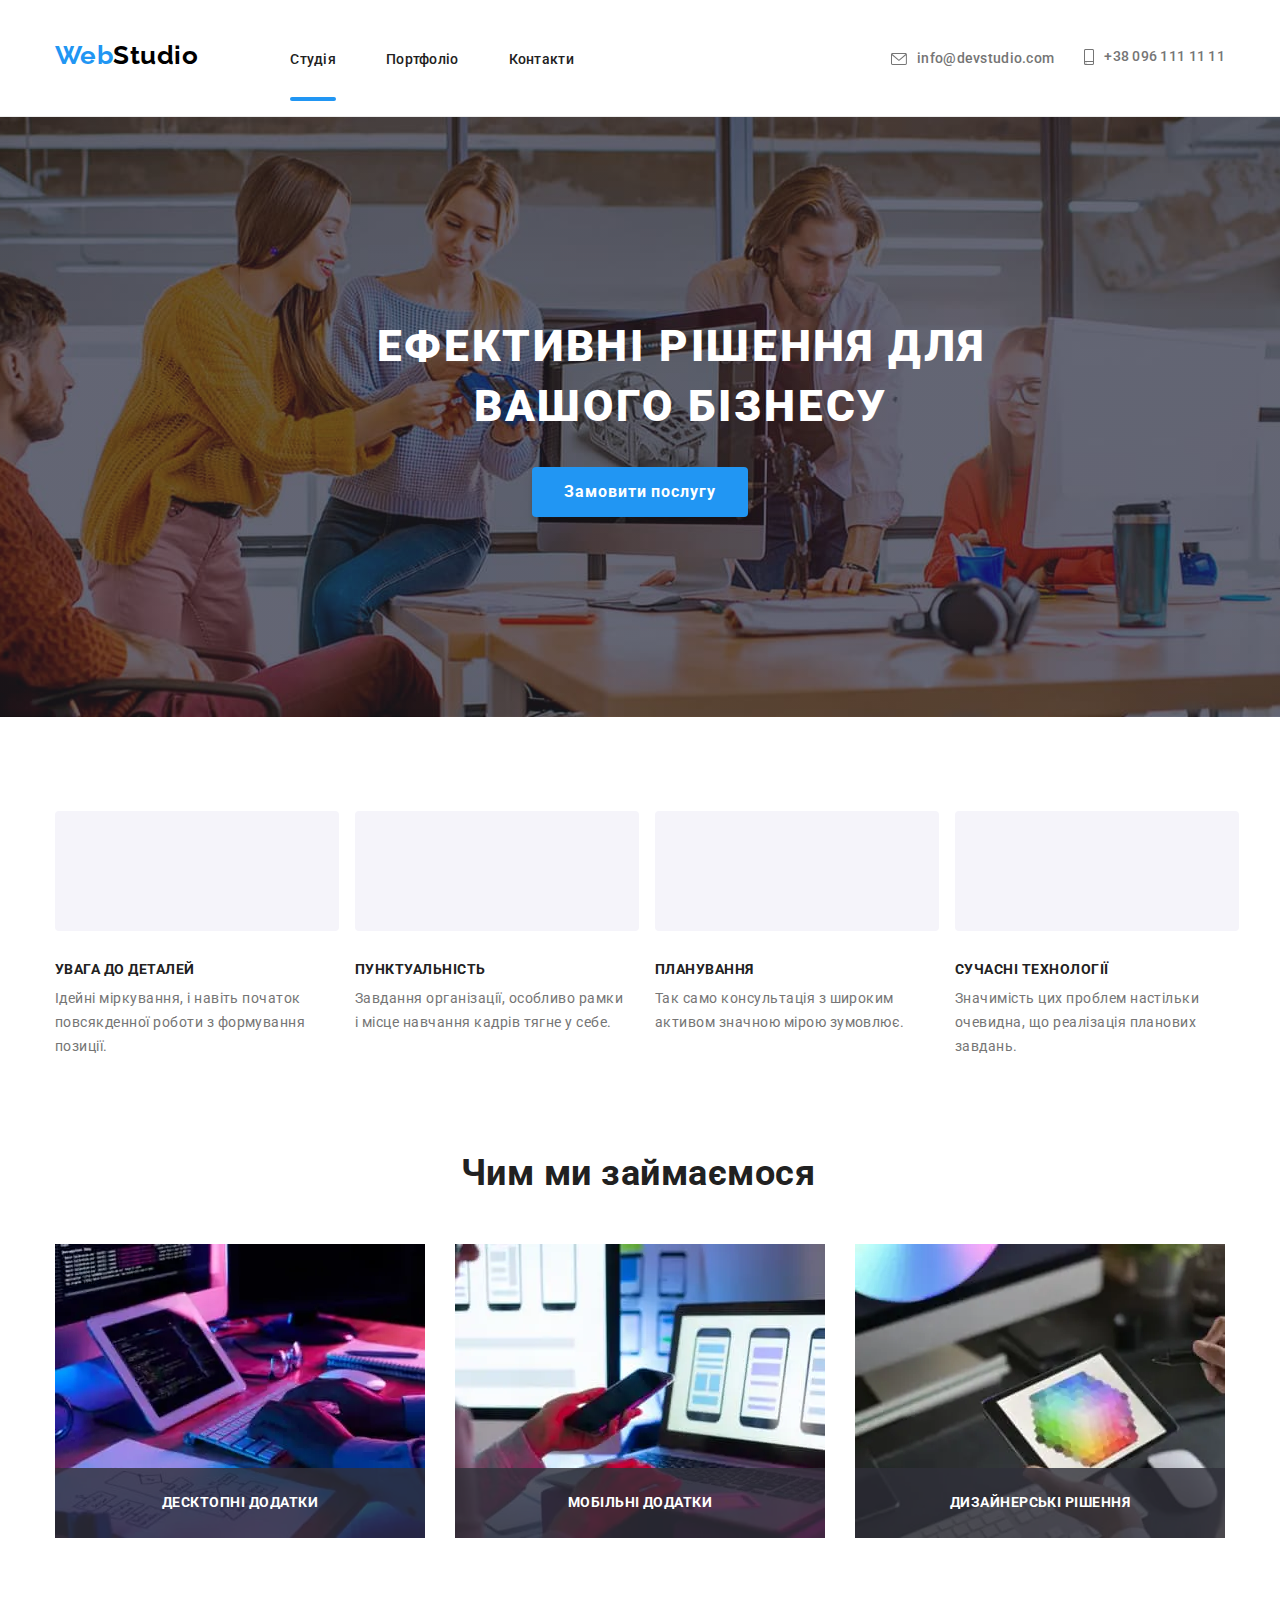
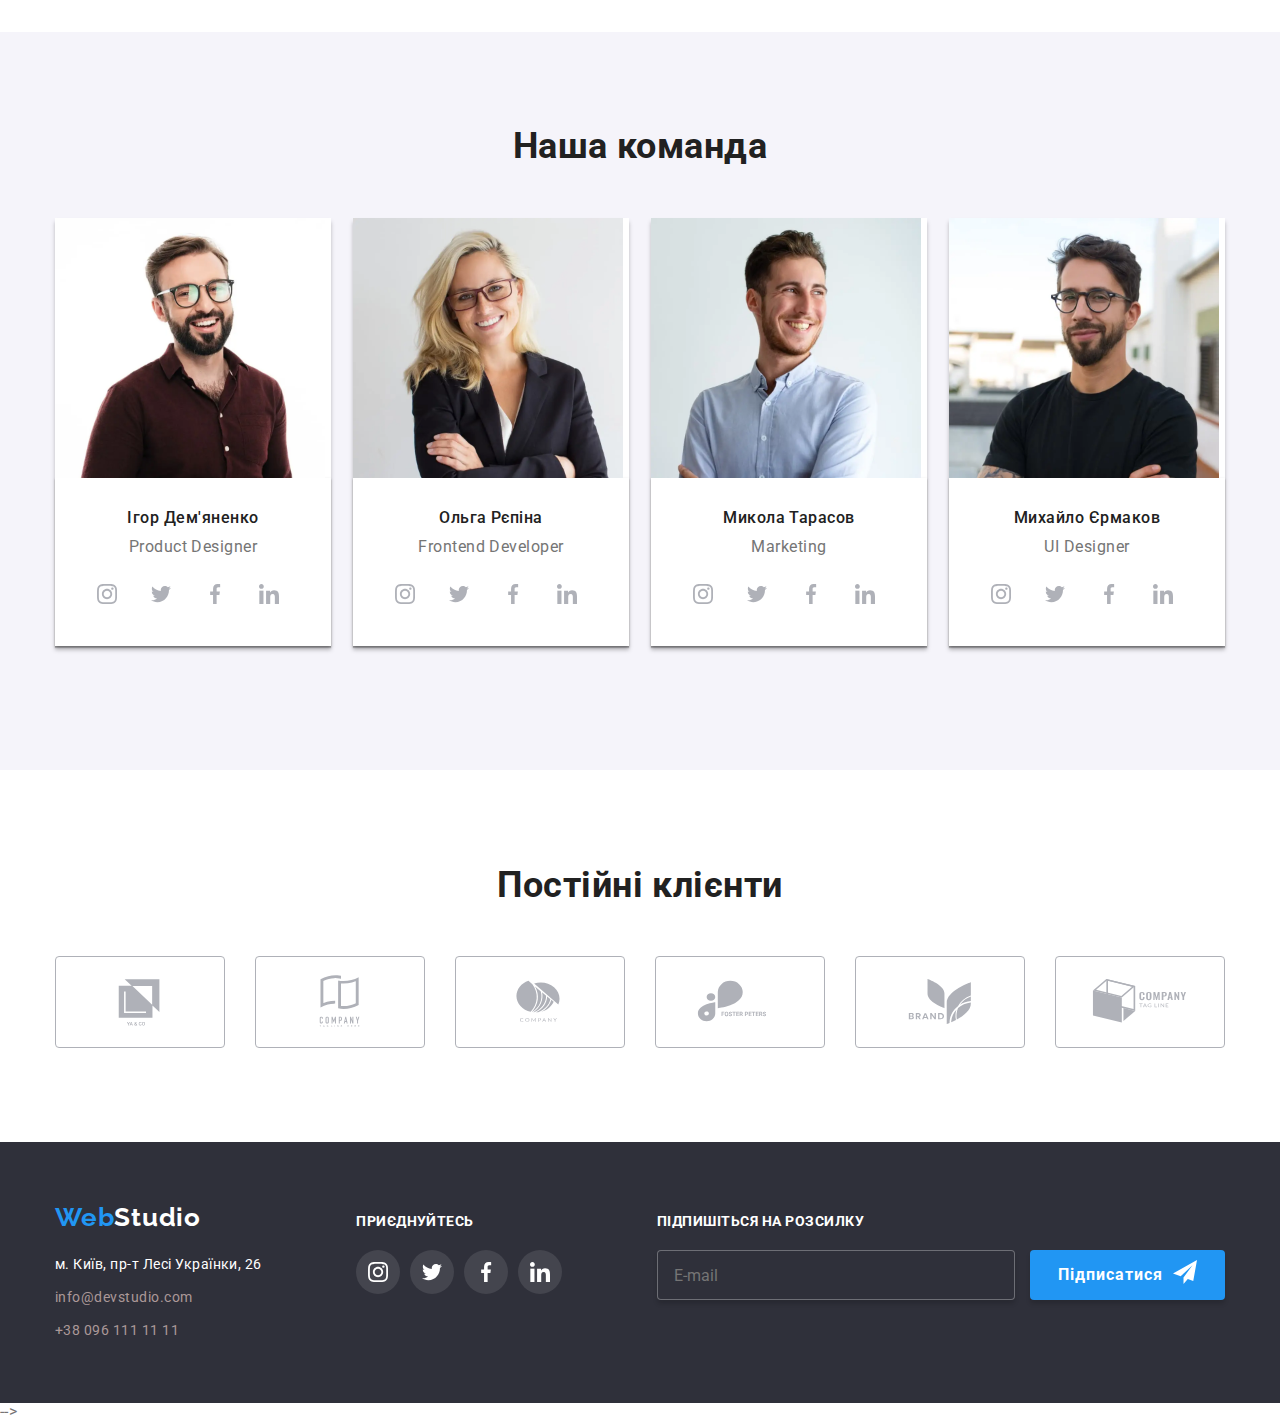
<file: index.html>
<!DOCTYPE html>
<html lang="uk">

<head>
    <meta charset="UTF-8">
    <meta http-equiv="X-UA-Compatible" content="IE=edge">
    <meta name="viewport" content="width=device-width, initial-scale=1.0">
    <title>WebStudio</title>
    <link rel="preconnect" href="https://fonts.googleapis.com">
    <link rel="preconnect" href="https://fonts.gstatic.com" crossorigin>
    <link
        href="https://fonts.googleapis.com/css2?family=Raleway:wght@700&family=Roboto:wght@400;500;700;900&display=swap"
        rel="stylesheet">
    <link href="https://cdnjs.cloudflare.com/ajax/libs/modern-normalize/1.1.0/modern-normalize.min.css"
        rel="stylesheet">
    <!-- <link rel="stylesheet" href="./css/styles.css"> -->
    <link rel="stylesheet" href="./css/main.min.css">
</head>

<body>
    <header class="page-header">
        <div class="container page-header__container">
            <nav class="page-navigation">
                <a href="./index.html" class="logo link"><span class="logo__header"><span
                            class="logo__accent-part">Web</span>Studio</span></a>

                <ul class="navigation">
                    <li class="navigation__list link list"><a href="./index.html"
                            class="navigation__link current">Студія</a></li>
                    <li class="navigation__list link list"><a href="./portfolio.html"
                            class="navigation__link">Портфоліо</a></li>
                    <li class="navigation__list link list"><a href="#" class="navigation__link">Контакти</a></li>
                </ul>
            </nav>

            <ul class="contacts">
                <li class="contacts__list link list"><a href="mailto:info@devstudio.com" class="contacts__link-mail">
                        <svg aria-label="Іконка конверта" class="contacts__icon-mail">
                            <use href="./images/sprite.svg#icon-envelope"></use>
                        </svg>
                        info@devstudio.com</a></li>
                <li class="contacts__list link list"><a href="tel:+380961111111" class="contacts__link-phone">
                        <svg aria-label="Іконка смартфона" class="contacts__icon-phone">
                            <use href="./images/sprite.svg#icon-smartphone"></use>
                        </svg>
                        +38 096 111 11
                        11</a></li>
            </ul>
            <button type="button" class="header__button js-open-menu">
                <svg aria-label="Іконка меню" class="icon-menu">
                    <use href="./images/sprite.svg#icon-menu"></use>
                </svg>
            </button>
        </div>
        <div class="mobile-menu js-menu-container">
            <div class="container mobile-menu__container">
                <button class="mobile-menu__close-button js-close-menu">
                    <svg aria-label="Хрестик закриття форми" class="icon-close" width="18" height="18">
                        <use href="./images/sprite.svg#icon-close"></use>
                    </svg>
                </button>
                <ul class="mobile-menu__navigation">
                    <li class="mobile-menu__items list"><a href="./index.html"
                            class="mobile-menu__chapter link">Студія</a></li>
                    <li class="mobile-menu__items list"><a href="./portfolio.html"
                            class="mobile-menu__chapter link">Портфоліо</a></li>
                    <li class="mobile-menu__items list"><a href="#" class="mobile-menu__chapter link">Контакти</a></li>
                </ul>
            <!-- </nav> -->

            <ul class="mobile-menu__contacts">
                <li class="mobile-menu__items-phone list"><a href="tel:+380961111111" class="mobile-menu__contacts-phone link">+38 096 111 11
                    11</a></li>
                <li class="mobile-menu__items-mail list"><a href="mailto:info@devstudio.com" class="mobile-menu__contacts-mail link">info@devstudio.com</a></li>
             <ul class="mobile-menu__networks-list">
                <li class="mobile-menu__networks list"><a href="#" class="mobile-menu__network-link link">Instagram</a></li>
                <li class="mobile-menu__networks list"><a href="#" class="mobile-menu__network-link link">Twitter</a></li>
                <li class="mobile-menu__networks list"><a href="#" class="mobile-menu__network-link link">Facebook</a></li>
                <li class="mobile-menu__networks list"><a href="#" class="mobile-menu__network-link link">LinkedIn</a></li>
             </ul>   
            </div>
        </div>
    </header>

    <main>     
        <section class="section-order section">
            <div class="container">
                <h1 class="section-order__title">Ефективні рішення для вашого бізнесу</h1>
                <button type="button" class="section-order__button page-buttons" data-modal-open>Замовити послугу</button>
            </div>
        </section>

        <section class="section-benefits section">
            <div class="container">
                <h2 class="visually-hidden">Наші особливості</h2>
                <ul class="section-benefits__list">
                    <li class="section-benefits__item list">
                        <div class="section-benefits__benefit-box">
                        <div class="section-benefits__antenna-box">
                            <svg aria-label="Антена" class="section-benefits__icon-antenna">
                                <use href="./images/sprite.svg#icon-antenna"></use>
                            </svg>
                        </div>
                        <h3 class="section-benefits__title titles">Увага до деталей</h3>
                        <p class="section-benefits__description">Ідейні міркування, і навіть початок повсякденної роботи з формування
                            позиції.</p>
                        </div>
                    </li>
                    <li class="section-benefits__item list">
                        <div class="section-benefits__benefit-box">
                        <div class="section-benefits__clock-box">
                            <svg aria-label="Годинник" class="section-benefits__icon-clock">
                                <use href="./images/sprite.svg#icon-clock"></use>
                            </svg>
                        </div>
                        <h3 class="section-benefits__title titles">Пунктуальність</h3>
                        <p class="section-benefits__description">Завдання організації, особливо рамки і місце навчання кадрів тягне у
                            себе.</p>
                        </div>
                    </li>
                    <li class="section-benefits__item list">
                        <div class="section-benefits__benefit-box">
                        <div class="section-benefits__diagram-box">
                            <svg aria-label="Діаграма" class="section-benefits__icon-diagram">
                                <use href="./images/sprite.svg#icon-diagram"></use>
                            </svg>
                        </div>
                        <h3 class="section-benefits__title titles">Планування</h3>
                        <p class="section-benefits__description">Так само консультація з широким активом значною мірою зумовлює.</p>
                    </div>
                    </li>
                    <li class="section-benefits__item list">
                        <div class="section-benefits__benefit-box">
                        <div class="section-benefits__astronaut-box">
                            <svg aria-label="Астронавт" class="section-benefits__icon-astronaut">
                                <use href="./images/sprite.svg#icon-astronaut"></use>
                            </svg>
                        </div>
                        <h3 class="section-benefits__title titles">Сучасні технології</h3>
                        <p class="section-benefits__description">Значимість цих проблем настільки очевидна, що реалізація планових
                            завдань.</p>
                        </div>
                    </li>
                </ul>
            </div>
        </section>

        <section class="section-activity section">
            <div class="container">
                <h2 class="titles activity">Чим ми займаємося</h2>
                <ul class="types-activity">
                    <li class="list cards-activity">
                        <picture>
                            <source
                            srcset="./images/laptop_desktop.webp 1x, ./images/laptop_desktop@2x.webp 2x"
                            media="(min-width:1200px)"
                            type="image/webp"/>
                            <source
                            srcset="./images/laptop_desktop.jpg 1x, ./images/laptop_desktop@2x.jpg 2x"
                            media="(min-width:1200px)"/>
                            <img src="images/pic.jpg" alt="Набір тексту на клавіатурі"
                            width="370" height="294" />
                        </picture>                        
                        <div class="overlay-activity-box">
                            <p class="overlay-activity">Десктопні додатки</p>
                        </div>
                    </li>
                    <li class="list cards-activity">
                        <picture>
                            <source
                            srcset="./images/phone_desktop.webp 1x, ./images/phone_desktop@2x.webp 2x"
                            media="(min-width:1200px)"
                            type="image/webp"/>
                            <source
                            srcset="./images/phone_desktop.jpg 1x, ./images/phone_desktop@2x.jpg 2x"
                            media="(min-width:1200px)"/>
                            <img src="images/pic2.jpg"
                            alt="Зображення мобільного телефона на екрані ноутбука" width="370" height="294" />
                        </picture>
                        <div class="overlay-activity-box">
                            <p class="overlay-activity">Мобільні додатки</p>
                        </div>
                    </li>
                    <li class="list cards-activity">
                        <picture>
                            <source
                            srcset="./images/tablet_desktop.webp 1x, ./images/tablet_desktop@2x.webp 2x"
                            media="(min-width:1200px)"
                            type="image/webp"/>
                            <source
                            srcset="./images/tablet_desktop.jpg 1x, ./images/tablet_desktop@2x.jpg 2x"
                            media="(min-width:1200px)"/>
                        <img src="images/pic3.jpg"
                            alt="Зображення спектру кольорів на екрані планшета" width="370" height="294" />
                        </picture>
                        <div class="overlay-activity-box">
                            <p class="overlay-activity">Дизайнерські рішення</p>
                        </div>
                    </li>
                </ul>
            </div>
        </section>

        <section class="section-team section">
            <div class="container">
                <h2 class="titles team">Наша команда</h2>
                <ul class="team-cards">
                    <li class="list cards">
                        <picture>
                            <source
                            srcset="./images/ihor_desktop.webp 1x, ./images/ihor_desktop@2x.webp 2x"
                            media="(min-width:1200px)"
                            type="image/webp"/>
                        <source
                        srcset="./images/ihor_desktop.jpg 1x, ./images/ihor_desktop@2x.jpg 2x"
                        media="(min-width:1200px)"/>
                        <source
                        srcset="./images/ihor_tablet.webp 1x, ./images/ihor_tablet@2x.webp 2x"
                        media="(min-width:768px)"
                        type="image/webp"/>
                        <source
                        srcset="./images/ihor_tablet.jpg 1x, ./images/ihor_tablet@2x.jpg 2x"
                        media="(min-width:768px)"/>
                        <source
                        srcset="./images/ihor_mobile.webp 1x, ./images/ihor_mobile@2x.webp 2x"
                        media="(max-width:767px)"
                        type="image/webp"/>
                        <source
                        srcset="./images/ihor_mobile.jpg 1x, ./images/ihor_mobile@2x.jpg 2x"
                        media="(max-width:767px)"/>
                        <img class="section-team__photo" src="images/product-designer.jpg" alt="Фото Ігора Дем'яненко"
                            width="270" height="260" />
                        </picture>
                        <div class="team-cards-secondary">
                            <h3 class="titles team-member">Ігор Дем'яненко</h3>
                            <p class="team-profession">Product Designer</p>
                            <ul class="social-links">
                                <li class="social-link-item link list">
                                    <a href="#" class="social-link-instagram"><svg aria-label="Іконка Інстаграму"
                                            class="icon-instagram" width="20" height="20">
                                            <use href="./images/sprite.svg#icon-instagram"></use>
                                        </svg></a>
                                </li>
                                <li class=" social-link-item link list">
                                    <a href="#" class="social-link-twitter"><svg aria-label="Іконка Твіттеру"
                                            class="icon-twitter" width="20" height="20">
                                            <use href="./images/sprite.svg#icon-twitter"></use>
                                        </svg></a>
                                </li>
                                <li class="social-link-item link list">
                                    <a href="#" class="social-link-facebook"><svg aria-label="Іконка Фейсбуку"
                                            class="icon-facebook" width="20" height="20">
                                            <use href="./images/sprite.svg#icon-facebook"></use>
                                        </svg></a>
                                </li>
                                <li class="social-link-item link list">
                                    <a href="#" class="social-link-linkedin"> <svg aria-label="Іконка Лінкедіну"
                                            class="icon-linkedin" width="20" height="20">
                                            <use href="./images/sprite.svg#icon-linkedin"></use>
                                        </svg></a>
                                </li>
                            </ul>
                        </div>
                    </li>
                    <li class="list cards">
                        <picture>
                        <source
                        srcset="./images/olga_desktop.webp 1x, ./images/olga_desktop@2x.webp 2x"
                        media="(min-width:1200px)"
                            type="image/webp"/>
                            <source
                            srcset="./images/olga_desktop.jpg 1x, ./images/olga_desktop@2x.jpg 2x"
                            media="(min-width:1200px)"/>
                            <source
                            srcset="./images/olga_tablet.webp 1x, ./images/olga_tablet@2x.webp 2x"
                            media="(min-width:768px)"
                            type="image/webp"/>
                            <source
                            srcset="./images/olga_tablet.jpg 1x, ./images/olga_tablet@2x.jpg 2x"
                            media="(min-width:768px)"/>
                            <source
                            srcset="./images/olga_mobile.webp 1x, ./images/olga_mobile@2x.webp 2x"
                            media="(max-width:767px)"
                            type="image/webp"/>
                            <source
                            srcset="./images/olga_mobile.jpg 1x, ./images/olga_mobile@2x.jpg 2x"
                            media="(max-width:767px)"/>
                        <img class="section-team__photo" src="images/frontend-developer.jpg" alt="Фото Ольги Рєпіної" width="270"
                            height="260" />
                        </picture>
                        <div class="team-cards-secondary">
                            <h3 class="titles team-member">Ольга Рєпіна</h3>
                            <p class="team-profession">Frontend Developer</p>
                            <ul class="social-links">
                                <li class="social-link-item link list">
                                    <a href="#" class="social-link-instagram"><svg aria-label="Іконка Інстаграму"
                                            class="icon-instagram" width="20" height="20">
                                            <use href="./images/sprite.svg#icon-instagram"></use>
                                        </svg></a>
                                </li>
                                <li class="social-link-item link list">
                                    <a href="#" class="social-link-twitter"><svg aria-label="Іконка Твіттеру"
                                            class="icon-twitter" width="20" height="20">
                                            <use href="./images/sprite.svg#icon-twitter"></use>
                                        </svg></a>
                                </li>
                                <li class="social-link-item link list">
                                    <a href="#" class="social-link-facebook"><svg aria-label="Іконка Фейсбуку"
                                            class="icon-facebook" width="20" height="20">
                                            <use href="./images/sprite.svg#icon-facebook"></use>
                                        </svg></a>
                                </li>
                                <li class="social-link-item link list">
                                    <a href="#" class="social-link-linkedin"> <svg aria-label="Іконка Лінкедіну"
                                            class="icon-linkedin" width="20" height="20">
                                            <use href="./images/sprite.svg#icon-linkedin"></use>
                                        </svg></a>
                                </li>
                            </ul>
                        </div>
                    </li>
                    <li class="list cards">
                        <picture>
                            <source
                            srcset="./images/mykola_desktop.webp 1x, ./images/mykola_desktop@2x.webp 2x"
                            media="(min-width:1200px)"
                            type="image/webp"/>
                            <source
                            srcset="./images/mykola_desktop.jpg 1x, ./images/mykola_desktop@2x.jpg 2x"
                            media="(min-width:1200px)"/>
                            <source
                            srcset="./images/mykola_tablet.webp 1x, ./images/mykola_tablet@2x.webp 2x"
                            media="(min-width:768px)"
                            type="image/webp"/>
                            <source
                            srcset="./images/mykola_tablet.jpg 1x, ./images/mykola_tablet@2x.jpg 2x"
                            media="(min-width:768px)"/>
                            <source
                            srcset="./images/mykola_mobile.webp 1x, ./images/mykola_mobile@2x.webp 2x"
                            media="(max-width:767px)"
                            type="image/webp"/>
                            <source
                            srcset="./images/mykola_mobile.jpg 1x, ./images/mykola_mobile@2x.jpg 2x"
                            media="(max-width:767px)"/>
                        <img class="section-team__photo" src="images/marketing.jpg" alt="Фото Миколи Тарасова" width="270"
                            height="260" />
                        </picture>
                        <div class="team-cards-secondary">
                            <h3 class="titles team-member">Микола Тарасов</h3>
                            <p class="team-profession">Marketing</p>
                            <ul class="social-links">
                                <li class="social-link-item link list">
                                    <a href="#" class="social-link-instagram"><svg aria-label="Іконка Інстаграму"
                                            class="icon-instagram" width="20" height="20">
                                            <use href="./images/sprite.svg#icon-instagram"></use>
                                        </svg></a>
                                </li>
                                <li class="social-link-item link list">
                                    <a href="#" class="social-link-twitter"><svg aria-label="Іконка Твіттеру"
                                            class="icon-twitter" width="20" height="20">
                                            <use href="./images/sprite.svg#icon-twitter"></use>
                                        </svg></a>
                                </li>
                                <li class="social-link-item link list">
                                    <a href="#" class="social-link-facebook"><svg aria-label="Іконка Фейсбуку"
                                            class="icon-facebook" width="20" height="20">
                                            <use href="./images/sprite.svg#icon-facebook"></use>
                                        </svg></a>
                                </li>
                                <li class="social-link-item link list">
                                    <a href="#" class="social-link-linkedin"> <svg aria-label="Іконка Лінкедіну"
                                            class="icon-linkedin" width="20" height="20">
                                            <use href="./images/sprite.svg#icon-linkedin"></use>
                                        </svg></a>
                                </li>
                            </ul>
                        </div>
                    </li>
                    <li class="list cards">
                        <picture>
                            <source
                            srcset="./images/myhailo_desktop.webp 1x, ./images/myhailo_desktop@2x.webp 2x"
                            media="(min-width:1200px)"
                            type="image/webp"/>
                            <source
                            srcset="./images/myhailo_desktop.jpg 1x, ./images/myhailo_desktop@2x.jpg 2x"
                            media="(min-width:1200px)"/>
                            <source
                            srcset="./images/myhailo_tablet.webp 1x, ./images/myhailo_tablet@2x.webp 2x"
                            media="(min-width:768px)"
                            type="image/webp"/>
                            <source
                            srcset="./images/myhailo_tablet.jpg 1x, ./images/myhailo_tablet@2x.jpg 2x"
                            media="(min-width:768px)"/>
                            <source
                            srcset="./images/myhailo_mobile.webp 1x, ./images/myhailo_mobile@2x.webp 2x"
                            media="(max-width:767px)"
                            type="image/webp"/>
                            <source
                            srcset="./images/myhailo_mobile.jpg 1x, ./images/myhailo_mobile@2x.jpg 2x"
                            media="(max-width:767px)"/>
                        <img class="section-team__photo" src="images/ui-designer.jpg" alt="Фото Михайла Єрмакова" width="270"
                            height="260" />
                        </picture>
                        <div class="team-cards-secondary">
                            <h3 class="titles team-member">Михайло Єрмаков</h3>
                            <p class="team-profession">UI Designer</p>
                            <ul class="social-links">
                                <li class="social-link-item link list">
                                    <a href="#" class="social-link-instagram"><svg aria-label="Іконка Інстаграму"
                                            class="icon-instagram" width="20" height="20">
                                            <use href="./images/sprite.svg#icon-instagram"></use>
                                        </svg></a>
                                </li>
                                <li class="social-link-item link list">
                                    <a href="#" class="social-link-twitter"><svg aria-label="Іконка Твіттеру"
                                            class="icon-twitter" width="20" height="20">
                                            <use href="./images/sprite.svg#icon-twitter"></use>
                                        </svg></a>
                                </li>
                                <li class="social-link-item link list">
                                    <a href="#" class="social-link-facebook"><svg aria-label="Іконка Фейсбуку"
                                            class="icon-facebook" width="20" height="20">
                                            <use href="./images/sprite.svg#icon-facebook"></use>
                                        </svg></a>
                                </li>
                                <li class="social-link-item link list">
                                    <a href="#" class="social-link-linkedin"> <svg aria-label="Іконка Лінкедіну"
                                            class="icon-linkedin" width="20" height="20">
                                            <use href="./images/sprite.svg#icon-linkedin"></use>
                                        </svg></a>
                                </li>
                            </ul>
                        </div>
                    </li>
                </ul>
            </div>
        </section>

        <section class="section-clients section">
            <div class="container">
                <h2 class="titles regular-clients">Постійні клієнти</h2>
                <ul class="clients-logo-list">
                    <li class="clients-logo-items link list">
                        <a href="#" class="clients-logo">
                            <svg aria-label="Логотип квадратної форми" class="logo-square" width="106" height="60">
                                <use href="./images/sprite.svg#icon-logo"></use>
                            </svg>
                        </a>
                    </li>
                    <li class="clients-logo-items link list">
                        <a href="#" class="clients-logo">
                            <svg aria-label="Логотип два аркуші" class="logo-sheets" width="106" height="60">
                                <use href="./images/sprite.svg#icon-logo1"></use>
                            </svg>
                        </a>
                    </li>
                    <li class="clients-logo-items link list">
                        <a href="#" class="clients-logo">
                            <svg aria-label="Логотип еліпсовидної форми" class="logo-ellipse" width="106" height="60">
                                <use href="./images/sprite.svg#icon-logo2"></use>
                            </svg>
                        </a>
                    </li>
                    <li class="clients-logo-items link list">
                        <a href="#" class="clients-logo">
                            <svg aria-label="Логотип форми бескінечності" class="logo-infinity" width="106" height="60">
                                <use href="./images/sprite.svg#icon-logo3"></use>
                            </svg>
                        </a>
                    </li>
                    <li class="clients-logo-items link list">
                        <a href="#" class="clients-logo">
                            <svg aria-label="Логотип стебловидної форми" class="logo-stem" width="106" height="60">
                                <use href="./images/sprite.svg#icon-logo4"></use>
                            </svg>
                        </a>
                    </li>
                    <li class=".clients-logo-items link list">
                        <a href="#" class="clients-logo">
                            <svg aria-label="Логотип кубовидної форми" class="logo-cube" width="106" height="60">
                                <use href="./images/sprite.svg#icon-logo5"></use>
                            </svg>
                        </a>
                    </li>
                </ul>
            </div>
        </section>

    </main>

    <footer class="page-footer">
        <div class="general container">            
            <div class="footer-box-address">
                <a href="./index.html" class="link logo-link-bottom"><span class="logo-light"><span
                            class="logo__accent-part">Web</span>Studio</span></a>
                <address>
                    <ul class="page-footer-connection">
                        <li class="footer-list-connection link list"><a href="https://goo.gl/maps/CRtrU1FHBa2aNyZL9"
                                target="_blank" rel="noopener noreferrer nofollow" class="link-connection-footer">м.
                                Київ,
                                пр-т Лесі Українки, 26</a></li>
                        <li class="footer-list-connection link list"><a href="mailto:info@devstudio.com"
                                class="link-connection-footer footer-contacts">info@devstudio.com</a></li>
                        <li class="footer-list-connection link list"><a href="tel:+380961111111"
                                class="link-connection-footer footer-contacts">+38 096 111 11 11</a>
                        </li>
                    </ul>
                </address>
            </div>
            <div class="footer-box">
                <p class="invitation">Приєднуйтесь</p>
                <ul class="footer-social-list">
                    <li class="list link">
                        <a href="#" class="footer-social-links">
                            <svg aria-label="Іконка Інстаграму" class="icon-instagram-footer" width="20" height="20">
                                <use href="./images/sprite.svg#icon-instagram"></use>
                            </svg>
                        </a>
                    </li>
                    <li class="list link">
                        <a href="#" class="footer-social-links">
                            <svg aria-label="Іконка Твітеру" class="icon-twitter-footer" width="20" height="20">
                                <use href="./images/sprite.svg#icon-twitter"></use>
                            </svg>
                        </a>
                    </li>
                    <li class="list link">
                        <a href="#" class="footer-social-links">
                            <svg aria-label="Іконка Фейсбуку" class="icon-facebook-footer" width="20" height="20">
                                <use href="./images/sprite.svg#icon-facebook"></use>
                            </svg>
                        </a>
                    </li>
                    <li class="list link">
                        <a href="#" class="footer-social-links">
                            <svg aria-label="Іконка Лінкедіну" class="icon-linkedin-footer" width="20" height="20">
                                <use href="./images/sprite.svg#icon-linkedin"></use>
                            </svg>
                        </a>
                    </li>
                </ul>
            </div>        
            <div class="page-footer__mailing-form">
                <p class="subscription">Підпишіться на розсилку</p>
                <form>
                    <div class="footer-subscription">
                        <label class="footer-subscription-field">
                            <input type="email" name="email" placeholder="E-mail" class="mail-form">
                        </label>
                        <button type="button" class="footer-button">Підписатися<svg aria-label="Паперовий літак"
                                class="icon-send" width="24" height="24">
                                <use href="./images/sprite.svg#icon-send"></use>
                            </svg></button>
                    </div>
                </form>
            </div>
        </div>
    </footer>
    <div class="backdrop is-hidden" data-modal>
        <div class="modal">
            <button type="button" class="modal-close-button" data-modal-close>
                <svg aria-label="Хрестик закриття форми" class="icon-close" width="18" height="18">
                    <use href="./images/sprite.svg#icon-close"></use>
                </svg>
            </button>
            <p class="modal-form-tittle">Залиште свої дані, ми вам передзвонимо</p>
            <form class="modal-form">
                <label class="modal-form-field">
                    <span class="modal-form-description">Ім'я</span>
                    <span class="modal-form-box">
                        <input type="text" class="modal-form-input" pattern="[a-zA-Zа-яА-ЯіІїЇ]+" name="user-name" />
                        <svg aria-label="Фігура чоловічка" class="icon-person">
                            <use href="./images/sprite.svg#icon-person"></use>
                        </svg>
                    </span>
                </label>
                <label class="modal-form-field">
                    <span class="modal-form-description">Телефон</span>
                    <span class="modal-form-box">
                        <input type="tel" class="modal-form-input" pattern="[0-9]{3}-[0-9]{3}-[0-9]{2}-[0-9]{2}"
                            title="xxx-xxx-xx-xx" name="user-phone" />
                        <svg aria-label="Слухавка" class="icon-phone">
                            <use href="./images/sprite.svg#icon-phone"></use>
                        </svg>
                    </span>
                </label>
                <label class="modal-form-field">
                    <span class="modal-form-description">Пошта</span>
                    <span class="modal-form-box">
                        <input type="email" class="modal-form-input" name="user-email" />
                        <svg aria-label="Конверт" class="icon-email">
                            <use href="./images/sprite.svg#icon-email"></use>
                        </svg>
                    </span>
                </label>
                <label class="modal-form-field-comments">
                    <span class="modal-form-description">Коментар</span>
                    <textarea name="user-message" class="modal-form-message" placeholder="Введіть текст"></textarea>
                </label>
                <div class="checkbox-wrapper">
                    <label class="modal-form-check-field">                        
                        <input type="checkbox" class="modal-form-check visually-hidden" name="user-choise">
                        <span class="box-check-agree"><svg aria-label="Відмітка" class="icon-check">
                                <use class="check-agree" href="./images/sprite.svg#icon-check"></use>
                            </svg></span>
                        <span class="agreement">Погоджуюся з розсилкою та приймаю&nbsp;<a href="#" class="conditions">Умови
                                договору</a></span>                            
                    </label>
                </div>
                <button type="submit" class="modal-button-submit">Відправити</button>
            </form>
        </div>
    </div>
    <script src="./js/modal.js"></script> -->
    <script src="./js/mobile-menu.js"></script>
</body>

</html>
</file>
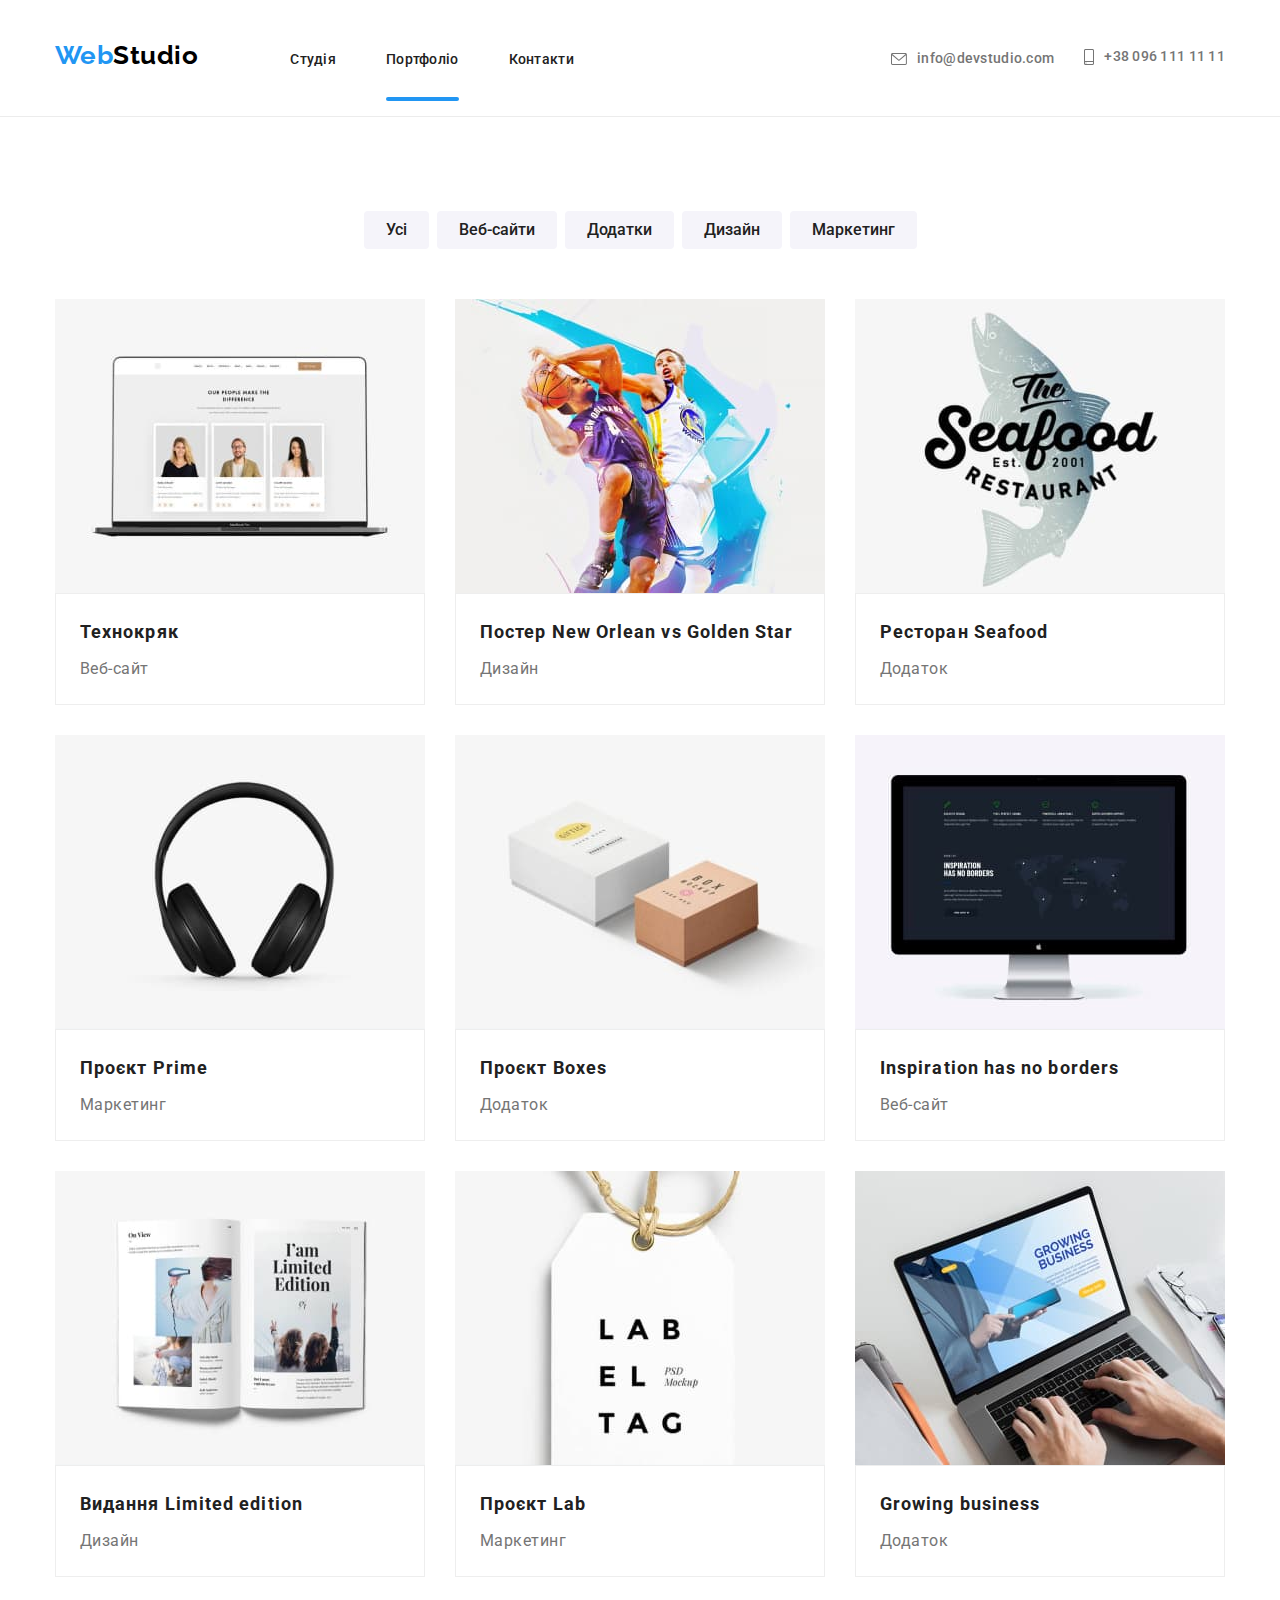
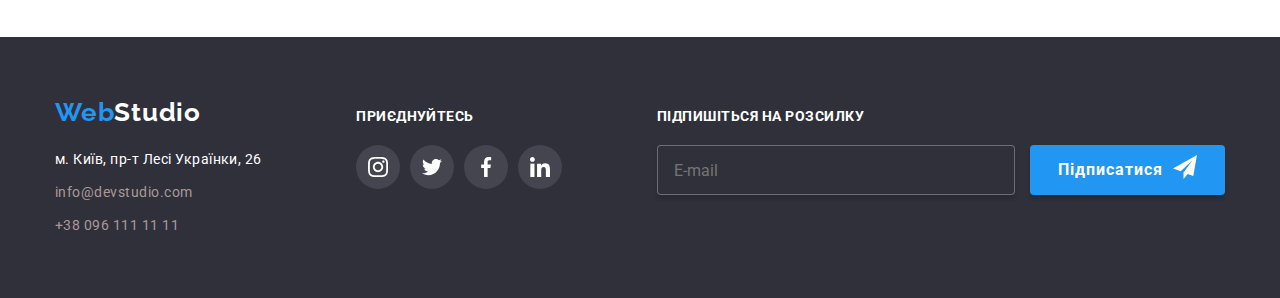
<file: portfolio.html>
<!DOCTYPE html>
<html lang="uk">

<head>
    <meta charset="UTF-8">
    <meta http-equiv="X-UA-Compatible" content="IE=edge">
    <meta name="viewport" content="width=device-width, initial-scale=1.0">
    <title>Portfolio</title>
    <link rel="preconnect" href="https://fonts.googleapis.com">
    <link rel="preconnect" href="https://fonts.gstatic.com" crossorigin>
    <link
        href="https://fonts.googleapis.com/css2?family=Raleway:wght@700&family=Roboto:wght@400;500;700;900&display=swap"
        rel="stylesheet">
    <link href="https://cdnjs.cloudflare.com/ajax/libs/modern-normalize/1.1.0/modern-normalize.min.css"
        rel="stylesheet">
    <!-- <link rel="stylesheet" href="./css/styles.css"> -->
    <link rel="stylesheet" href="./css/main.min.css">
</head>

<body>
    <header class="page-header">
        <div class="container page-header__container">
            <nav class="page-navigation">
                <a href="./index.html" class="logo link"><span class="logo__header"><span
                            class="logo__accent-part">Web</span>Studio</span></a>

                <ul class="navigation">
                    <li class="navigation__list list link"><a href="./index.html" class="navigation__link">Студія</a></li>
                    <li class="navigation__list list link"><a href="./portfolio.html"
                            class="navigation__link current">Портфоліо</a></li>
                    <li class="navigation__list list link"><a href="#" class="navigation__link">Контакти</a></li>
                </ul>
            </nav>

            <ul class="contacts">
                <li class="contacts__list list link"><a href="mailto:info@devstudio.com" class="contacts__link-mail">
                        <svg aria-label="Іконка конверта" class="contacts__icon-mail">
                            <use href="./images/sprite.svg#icon-envelope"></use>
                        </svg>
                        info@devstudio.com</a></li>
                <li class="contacts__list list link"><a href="tel:+380961111111" class="contacts__link-phone">
                        <svg aria-label="Іконка смартфона" class="contacts__icon-phone">
                            <use href="./images/sprite.svg#icon-smartphone"></use>
                        </svg>
                        +38 096 111 11
                        11</a></li>
            </ul>
            <button type="button" class="header__button js-open-menu">
                <svg aria-label="Іконка меню" class="icon-menu">
                    <use href="./images/sprite.svg#icon-menu"></use>
                </svg>
            </button>
        </div>
        <div class="mobile-menu js-menu-container">
            <div class="container mobile-menu__container">
                <button class="mobile-menu__close-button js-close-menu">
                    <svg aria-label="Хрестик закриття форми" class="icon-close" width="18" height="18">
                        <use href="./images/sprite.svg#icon-close"></use>
                    </svg>
                </button>
                <ul class="mobile-menu__navigation">
                    <li class="mobile-menu__items list"><a href="./index.html"
                            class="mobile-menu__chapter link">Студія</a></li>
                    <li class="mobile-menu__items list"><a href="./portfolio.html"
                            class="mobile-menu__chapter link">Портфоліо</a></li>
                    <li class="mobile-menu__items list"><a href="#" class="mobile-menu__chapter link">Контакти</a></li>
                </ul>
                <ul class="mobile-menu__contacts">
                    <li class="mobile-menu__items-phone list"><a href="tel:+380961111111" class="mobile-menu__contacts-phone link">+38 096 111 11
                        11</a></li>
                    <li class="mobile-menu__items-mail list"><a href="mailto:info@devstudio.com" class="mobile-menu__contacts-mail link">info@devstudio.com</a></li>
                 <ul class="mobile-menu__networks-list">
                    <li class="mobile-menu__networks list"><a href="#" class="mobile-menu__network-link link">Instagram</a></li>
                    <li class="mobile-menu__networks list"><a href="#" class="mobile-menu__network-link link">Twitter</a></li>
                    <li class="mobile-menu__networks list"><a href="#" class="mobile-menu__network-link link">Facebook</a></li>
                    <li class="mobile-menu__networks list"><a href="#" class="mobile-menu__network-link link">LinkedIn</a></li>
                 </ul>   
                </div>
            </div>
    </header>

    <main>
        <section class="section-examples section">
            <div class="container">
                <h1 class="visually-hidden">Зразки-робіт</h1>
                <ul class="titles list buttons-set">
                    <li><button type="button" class="page-buttons link example-button">Усі</button></li>
                    <li><button type="button" class="page-buttons link example-button">Веб-сайти</button></li>
                    <li><button type="button" class="page-buttons link example-button">Додатки</button></li>
                    <li><button type="button" class="page-buttons link example-button">Дизайн</button></li>
                    <li><button type="button" class="page-buttons link example-button">Маркетинг</button>
                    </li>
                </ul>

                <ul class="examples-set">
                    <li class="example list">
                        <a href="#" class="example-link link">
                            <div class="example-img">
                                <img class="card-img" src="./images/web-site.jpg" alt="Сторінка веб-сайту" width="370" height="294">
                                <p class="overlay">Ресурс пропонує комплексні пропозиції з різним рівнем функціоналу та
                                    сервісів. Все це дозволить відвідувачу отримати вичерпні відомості про компанію чи
                                    приватну особу.</p>
                            </div>
                            <div class="example-card">
                                <h2 class="titles name-project">Технокряк</h2>
                                <p class="projects">Веб-сайт</p>
                            </div>
                        </a>
                    </li>
                    <li class="example list">
                        <a href="#" class="example-link link">
                            <div class="example-img">
                                <img class="card-img" src="./images/poster.jpg" alt="Баскетболісти" width="370" height="294">
                                <p class="overlay">Ресурс пропонує комплексні пропозиції з різним рівнем функціоналу та
                                    сервісів. Все це дозволить відвідувачу отримати вичерпні відомості про компанію чи
                                    приватну особу.</p>
                            </div>
                            <div class="example-card">
                                <h2 class="titles name-project">Постер New Orlean vs Golden Star</h2>
                                <p class="projects">Дизайн</p>
                            </div>
                        </a>
                    </li>
                    <li class="example list">
                        <a href="#" class="example-link link">
                            <div class="example-img">
                                <img class="card-img" src="./images/restaurant.jpg" alt="Логотип ресторану" width="370" height="294">
                                <p class="overlay">Ресурс пропонує комплексні пропозиції з різним рівнем функціоналу та
                                    сервісів. Все це дозволить відвідувачу отримати вичерпні відомості про компанію чи
                                    приватну особу.</p>
                            </div>
                            <div class="example-card">
                                <h2 class="titles name-project">Ресторан Seafood</h2>
                                <p class="projects">Додаток</p>
                            </div>
                        </a>
                    </li>
                    <li class="example list">
                        <a href="#" class="example-link link">
                            <div class="example-img">
                                <img class="card-img" src="./images/headphones.jpg" alt="Навушники" width="370" height="294">
                                <p class="overlay">Ресурс пропонує комплексні пропозиції з різним рівнем функціоналу та
                                    сервісів. Все це дозволить відвідувачу отримати вичерпні відомості про компанію чи
                                    приватну особу.</p>
                            </div>
                            <div class="example-card">
                                <h2 class="titles name-project">Проєкт Prime</h2>
                                <p class="projects">Маркетинг</p>
                            </div>
                        </a>
                    </li>
                    <li class="example list">
                        <a href="#" class="example-link link">
                            <div class="example-img">
                                <img class="card-img" src="./images/boxes.jpg" alt="Коробки" width="370" height="294">
                                <p class="overlay">Ресурс пропонує комплексні пропозиції з різним рівнем функціоналу та
                                    сервісів. Все це дозволить відвідувачу отримати вичерпні відомості про компанію чи
                                    приватну особу.</p>
                            </div>
                            <div class="example-card">
                                <h2 class="titles name-project">Проєкт Boxes</h2>
                                <p class="projects">Додаток</p>
                            </div>
                        </a>
                    </li>
                    <li class="example list">
                        <a href="#" class="example-link link">
                            <div class="example-img">
                                <img class="card-img" src="./images/web-site-dark.jpg" alt="Сторінка веб-сайту" width="370" height="294">
                                <p class="overlay">Ресурс пропонує комплексні пропозиції з різним рівнем функціоналу та
                                    сервісів. Все це дозволить відвідувачу отримати вичерпні відомості про компанію чи
                                    приватну особу.</p>
                            </div>
                            <div class="example-card">
                                <h2 class="titles name-project">Inspiration has no borders</h2>
                                <p class="projects">Веб-сайт</p>
                            </div>
                        </a>
                    </li>
                    <li class="example list">
                        <a href="#" class="example-link link">
                            <div class="example-img">
                                <img class="card-img" src="./images/magazine.jpg" alt="Сторінки журналу" width="370" height="294">
                                <p class="overlay">Ресурс пропонує комплексні пропозиції з різним рівнем функціоналу та
                                    сервісів. Все це дозволить відвідувачу отримати вичерпні відомості про компанію чи
                                    приватну особу.</p>
                            </div>
                            <div class="example-card">
                                <h2 class="titles name-project">Видання Limited edition</h2>
                                <p class="projects">Дизайн</p>
                            </div>
                        </a>
                    </li>
                    <li class="example list">
                        <a href="#" class="example-link link">
                            <div class="example-img">
                                <img class="card-img" src="./images/label.jpg" alt="Лейбл" width="370" height="294">
                                <p class="overlay">Ресурс пропонує комплексні пропозиції з різним рівнем функціоналу та
                                    сервісів. Все це дозволить відвідувачу отримати вичерпні відомості про компанію чи
                                    приватну особу.</p>
                            </div>
                            <div class="example-card">
                                <h2 class="titles name-project">Проєкт Lab</h2>
                                <p class="projects">Маркетинг</p>
                            </div>
                        </a>
                    </li>
                    <li class="example list">
                        <a href="#" class="example-link link">
                            <div class="example-img">
                                <img class="card-img" src="./images/notebook.jpg" alt="Чоловік з планшетом на екрані ноутбука"
                                    width="370" height="294">
                                <p class="overlay">Ресурс пропонує комплексні пропозиції з різним рівнем функціоналу та
                                    сервісів. Все це дозволить відвідувачу отримати вичерпні відомості про компанію чи
                                    приватну особу.</p>
                                </div>
                            <div class="example-card">
                                <h2 class="titles name-project">Growing business</h2>
                                <p class="projects">Додаток</p>
                            </div>
                        </a>
                    </li>
                </ul>
            </div>
        </section>
    </main>

    <footer class="portfolio-footer">
        <div class="general container">
            <div class="footer-box-address">
                <a href="./index.html" class="link logo-link-bottom"><span class="logo-light"><span
                            class="logo__accent-part">Web</span>Studio</span></a>
                <address>
                    <ul class="page-footer-connection">
                        <li class="footer-list-connection link list"><a href="https://goo.gl/maps/CRtrU1FHBa2aNyZL9"
                                target="_blank" rel="noopener noreferrer nofollow" class="link-connection-footer">м.
                                Київ,
                                пр-т Лесі Українки, 26</a></li>
                        <li class="footer-list-connection link list"><a href="mailto:info@devstudio.com"
                                class="link-connection-footer footer-contacts">info@devstudio.com</a></li>
                        <li class="footer-list-connection link list"><a href="tel:+380961111111"
                                class="link-connection-footer footer-contacts">+38 096 111 11 11</a>
                        </li>
                    </ul>
                </address>
            </div>
            <div class="footer-box">
                <p class="invitation">Приєднуйтесь</p>
                <ul class="footer-social-list">
                    <li class="list link">
                        <a href="#" class="footer-social-links">
                            <svg aria-label="Іконка Інстаграму" class="icon-instagram-footer" width="20" height="20">
                                <use href="./images/sprite.svg#icon-instagram"></use>
                            </svg>
                        </a>
                    </li>
                    <li class="list link">
                        <a href="#" class="footer-social-links">
                            <svg aria-label="Іконка Твітеру" class="icon-twitter-footer" width="20" height="20">
                                <use href="./images/sprite.svg#icon-twitter"></use>
                            </svg>
                        </a>
                    </li>
                    <li class="list link">
                        <a href="#" class="footer-social-links">
                            <svg aria-label="Іконка Фейсбуку" class="icon-facebook-footer" width="20" height="20">
                                <use href="./images/sprite.svg#icon-facebook"></use>
                            </svg>
                        </a>
                    </li>
                    <li class="list link">
                        <a href="#" class="footer-social-links">
                            <svg aria-label="Іконка Лінкедіну" class="icon-linkedin-footer" width="20" height="20">
                                <use href="./images/sprite.svg#icon-linkedin"></use>
                            </svg>
                        </a>
                    </li>
                </ul>
            </div>
            <div>
                <p class="subscription">Підпишіться на розсилку</p>
                <form>
                    <div class="footer-subscription">
                        <label class="footer-subscription-field">
                            <input type="email" name="email" placeholder="E-mail" class="mail-form">
                        </label>
                        <button type="button" class="footer-button">Підписатися<svg aria-label="Паперовий літак"
                                class="icon-send" width="24" height="24">
                                <use href="./images/sprite.svg#icon-send"></use>
                            </svg></button>
                    </div>
                </form>
            </div>
        </div>
    </footer>
    <script src="./js/mobile-menu.js"></script>
</body>

</html>
</file>
<file: css/styles.css>
:root {
    --main-background-color: #FFFFFF;
    --secondary-background-color: #2F303A;
    --team-background-color: #F5F4FA;
    --btn-order-background-color: #2196F3;
    --btn-order-active-background-color: #188CE8;
    --section-order-background-color: #C4C4C4;
    --overlay-activity-background-color: rgba(47, 48, 58, 0.8);
    --overlay-background-color: rgba(0, 0, 0, 0.2);
    --main-logo-color: #000000;
    --primary-text-color: #757575;
    --title-text-color: #212121;
    --accent-text-color: #FFFFFF;
    --active-color: #2196F3;
    --clients-logo-color: #AFB1B8;
    --border-header-color: #ECECEC;
    --portfolio-cards-color: #EEEEEE;
    --box-shadow-color: #604545;
    --footer-contacts-color: #AB9898;
    --social-links-color: #AFB1B8;
    --placeholder-color: rgba(255, 255, 255, 0.6);
    --placeholder-user-message-color: rgba(117, 117, 117, 0.5);
    --primary-font: 'Roboto', sans-serif;
    --secondary-font: 'Raleway', sans-serif;
    --button-font: inherit;
    --transition-dur-and-func: 250ms cubic-bezier(0.4, 0, 0.2, 1);
}

h1,
h2,
h3,
h4,
p {
    margin-top: 0;
    margin-bottom: 0;
}

ul {
    margin-top: 0;
    margin-bottom: 0;
    padding-left: 0;
}

.link {
    text-decoration: none;
}

.list {
    list-style: none;
}

.page-buttons {
    cursor: pointer;
}

img {
    display: block;
    max-width: 100%;
    height: auto;
}

body {
    background-color: var(--main-background-color);
    color: var(--primary-text-color);
    font-family: var(--primary-font);
    letter-spacing: 0.03em;
}

.container {
    width: 1200px;
    padding-left: 15px;
    padding-right: 15px;
    margin-left: auto;
    margin-right: auto;   
}

.section {
    padding-top: 94px;
}

.page-header {
    border-bottom: 1px solid var(--border-header-color);
}

.page-header__container {
    display: flex;
    align-items: center;
    justify-content: space-between;
}

.page-navigation {
    display: flex;
    align-items: baseline;
}

.logo__header {
    color: var(--main-logo-color);
    font-family: var(--secondary-font);
    font-size: 26px;
    font-weight: 700;
    line-height: 1.19;
    text-align: left;
}

.logo__accent-part {
    color: var(--active-color)
}

.logo {
    margin-right: 92px;
    padding-top: 24px;
    padding-bottom: 24px;
}

.navigation {
    display: flex;
}

.navigation__link {
    display: inline-block;
    padding-top: 32px;
    padding-bottom: 32px;
    color: var(--title-text-color);
    font-size: 14px;
    font-weight: 500;
    line-height: 1.14;
    letter-spacing: 0.02em;
    text-align: left;
    text-decoration: none;
    position: relative;
    transition: color var(--transition-dur-and-func);
}

.navigation__link.current::after {
    position: absolute;
    content: "";
    display: block;
    height: 4px;
    width: 100%;
    border-radius: 2px;
    background-color: var(--btn-order-background-color);
    bottom: -1px;
}

.contacts {
    display: flex;
}

.contacts__link {
    display: flex;
    align-items: center;
    color: var(--primary-text-color);
    fill: currentColor;
    font-size: 14px;
    font-weight: 500;
    line-height: 1.14;
    letter-spacing: 0.02em;
    text-align: left;
    text-decoration: none;
    padding-top: 32px;
    padding-bottom: 32px;
    transition: color var(--transition-dur-and-func);
}

.contacts__icon-mail {
    display: inline-block;
    width: 16px;
    height: 12px;
    margin-right: 10px;
    transition: fill var(--transition-dur-and-func);
}

.contacts__icon-phone {
    display: inline-block;
    width: 10px;
    height: 16px;
    margin-right: 10px;
    transition: fill var(--transition-dur-and-func);
}

.contacts__icon-mail :hover,
.contacts__icon-phone :hover {
    fill: var(--active-color);
}

.contacts__icon-mail :focus,
.contacts__icon-phone :focus {
    fill: var(--active-color);
}

.navigation__list:not(:last-child){
    margin-right: 50px;
}

.navigation__list :hover,
.contacts__list :hover {
    color: var(--active-color);
}

.navigation__list :focus,
.contacts__list :focus {
    color: var(--active-color);
}

.contacts__list {
    display: flex;
    align-items: center;
    margin-right: 48px;
}

.current {
    color: var(--active-color);
}

.section-order__title {
    color: var(--accent-text-color);
    font-size: 44px;
    font-weight: 900;
    line-height: 1.36;
    letter-spacing: 0.06em;
    text-align: center;
    text-transform: uppercase;
    margin-bottom: 30px;
    width: 696px;
    margin-right: 278px;
    margin-left: 278px;
}

.section-order__button {
    display: inline-block;
    background-color: var(--btn-order-background-color);
    color: var(--accent-text-color);
    font-family: inherit;
    font-size: 16px;
    font-weight: 700;
    line-height: 1.88;
    letter-spacing: 0.06em;
    text-align: center;
    padding: 10px 32px;
    margin-right: 470px;
    margin-left: 470px;
    border: none;
    border-radius: 4px;
    min-width: 216px;
    transition: background-color var(--transition-dur-and-func);
}

.section-order__button:hover,
.section-order__button:focus {
    background-color: var(--btn-order-active-background-color)
}

.section-order,
.page-footer,
.portfolio-footer {
    background-color: var(--secondary-background-color)
}

.section-order {
    display: block;
    padding-top: 200px;
    padding-bottom: 200px;
    background-image: linear-gradient(rgba(47, 48, 58, 0.4), rgba(47, 48, 58, 0.4)), url("../images/hero.jpg");
    background-size: cover;
    background-color: var(--section-order-background-color)
}


.visually-hidden {
    position: absolute;
    white-space: nowrap;
    width: 1px;
    height: 1px;
    overflow: hidden;
    border: 0;
    padding: 0;
    clip: rect(0000);
    clip-path: inset(50%);
    margin: -1px;
}

.titles {
    color: var(--title-text-color);
}

.section-benefits__list {
    display: flex;
    gap: 30px;
}

.section-benefits__item {
    flex-basis: calc((100% - 3 * 30px) / 4);
}

.section-benefits__antenna-box,
.section-benefits__clock-box,
.section-benefits__diagram-box,
.section-benefits__astronaut-box {
    display: flex;
    background-color: var(--team-background-color);
    width: 270px;
    height: 120px;
    justify-content: center;
    align-items: center;
    margin-bottom: 30px;
    border-radius: 4px;
}

.section-benefits__icon-antenna,
.section-benefits__icon-clock,
.section-benefits__icon-diagram,
.section-benefits__icon-astronaut {
    width: 70px;
    height: 70px;
    justify-content: center;
    align-items: center;
}

.section-benefits__title {
    font-size: 14px;
    font-weight: 700;
    line-height: 1.17;
    text-align: left;
    text-transform: uppercase;
    margin-bottom: 10px;
}

.section-benefits__description {
    font-size: 14px;
    font-weight: 400;
    line-height: 1.7;
    text-align: left;
}

.section-activity {
    padding-bottom: 94px;
}

.types-activity {
    display: flex;
    justify-content: space-between;
    row-gap: 30px;
}

.cards-activity {
    flex-basis: calc((100% - 2 * 30px) / 3);
    position: relative;
}

.activity {
    display: inline-block;
    font-size: 36px;
    font-weight: 700;
    line-height: 1.16;
    text-align: center;
    width: 366px;
    margin-right: 400px;
    margin-left: 400px;
    margin-bottom: 50px;
}

.overlay-activity {
    display: flex;
    justify-content: center;
    align-items: center;
    position: absolute;
    width: 100%;
    color: var(--accent-text-color);
    background-color: var(--overlay-activity-background-color);
    font-size: 14px;
    font-weight: 700;
    line-height: 1.14;
    text-align: center;
    text-transform: uppercase;
    overflow: auto;
    top: 224px;
    height: 70px;
}

.section-team {
    background-color: var(--team-background-color);
    padding-bottom: 94px;
}

.cards {
    background-color: var(--main-background-color);
    flex-basis: calc((100% - 3 * 30px) / 4);
}

.team {
    font-size: 36px;
    font-weight: 700;
    line-height: 1.16;
    text-align: center;
    width: 264px;
    margin-right: 450px;
    margin-left: 450px;
    margin-bottom: 50px;
}

.team-cards {
    display: flex;
    justify-content: space-between;
    row-gap: 30px;
}

.team-cards-secondary {
    padding: 30px;
    box-shadow: 0px 1px 3px rgba(0, 0, 0, 0.12), 0px 1px 1px rgba(0, 0, 0, 0.14), 0px 2px 1px rgba(0, 0, 0, 0.2);
}

.team-member {
    font-size: 16px;
    font-weight: 500;
    line-height: 1.19;
    text-align: center;
    margin-bottom: 10px;
}

.team-profession {
    font-size: 16px;
    font-weight: 400;
    line-height: 1.19;
    text-align: center;
}

.social-links {
    display: flex;
    justify-content: center;
    align-items: center;
    margin-top: 16px;
}

.social-link-instagram,
.social-link-twitter,
.social-link-facebook,
.social-link-linkedin {
    display: flex;
    justify-content: center;
    align-items: center;
    height: 44px;
    width: 44px;
    border-radius: 50%;
    background-color: var(--main-background-color);
    color: var(--social-links-color);
    transition: background-color var(--transition-dur-and-func), fill var(--transition-dur-and-func);
}

.social-link-item {
    margin-right: 10px;
}

.social-link-instagram:hover,
.social-link-twitter:hover,
.social-link-facebook:hover,
.social-link-linkedin:hover {
    background-color: var(--active-color);
}

.social-link-instagram:hover .icon-instagram,
.social-link-twitter:hover .icon-twitter,
.social-link-facebook:hover .icon-facebook,
.social-link-linkedin:hover .icon-linkedin {
    fill: var(--accent-text-color);
}

.social-link-instagram:focus,
.social-link-twitter:focus,
.social-link-facebook:focus,
.social-link-linkedin:focus {
    background-color: var(--active-color);
}

.social-link-instagram:focus .icon-instagram,
.social-link-twitter:focus .icon-twitter,
.social-link-facebook:focus .icon-facebook,
.social-link-linkedin:focus .icon-linked{
    fill: var(--active-color);
    fill: var(--accent-text-color);
}

.icon-instagram,
.icon-twitter,
.icon-facebook,
.icon-linkedin {
    width: 20px;
    height: 20px;
    fill: currentColor;
}

.section-clients {
    padding-bottom: 94px;
}

.regular-clients {
    font-size: 36px;
    font-weight: 700;
    line-height: 1.17;
    text-align: center;
    width: 297px;
    margin-left: auto;
    margin-right: auto;
    margin-bottom: 50px;
}

.clients-logo-list {
    display: flex;
    justify-content: center;
    align-items: center;
}

.clients-logo {
    display: flex;
    justify-content: center;
    align-items: center;
    color: var(--clients-logo-color);
    border: 1px solid var(--clients-logo-color);
    border-radius: 4px;
    width: 170px;
    height: 92px;
    transition: color var(--transition-dur-and-func), border var(--transition-dur-and-func);
}

.clients-logo:hover,
.clients-logo:focus {
    color: var(--active-color);
    border: 1px solid var(--active-color);
}


.clients-logo-items:not(:last-child) {
    margin-right: 30px;
}

.logo-square,
.logo-sheets,
.logo-ellipse,
.logo-infinity,
.logo-stem,
.logo-cube {
    width: 106px;
    height: 60px;
    fill: currentColor;
}

.page-footer {
    padding-top: 60px;
    padding-bottom: 60px;
}

.logo-light {
    color: var(--accent-text-color);
    font-family: var(--secondary-font);
    font-size: 26px;
    font-weight: 700;
    line-height: 1.19;
    text-align: left;
    width: 145px;
}

.logo-link-bottom {
    display: inline-block;
    margin-bottom: 20px;
}

.footer-list-connection {
    color: var(--accent-text-color);
    font-style: normal;
    font-size: 14px;
    font-weight: 400;
    line-height: 1.71;
    text-align: left;
    transition: color var(--transition-dur-and-func);
}

.footer-list-connection:not(:last-child) {
    margin-bottom: 9px;
}

.footer-list-connection :hover,
.footer-list-connection :focus {
    color: var(--active-color);
}

.link-connection-footer {
    color: var(--accent-text-color);
    font-size: 14px;
    font-weight: 400;
    line-height: 24px;
    text-align: left;
    text-decoration: none;
}

.footer-contacts {
    color: var(--footer-contacts-color);
}

.invitation {
    font-size: 14px;
    font-weight: 700;
    line-height: 1.14;
    letter-spacing: 0.03em;
    text-align: left;
    text-transform: uppercase;
    color: var(--accent-text-color);
    margin-bottom: 20px;
}

.footer-social-list {
    display: flex;
    justify-content: center;
    column-gap: 10px;
}

.footer-social-links {
    display: flex;
    justify-content: center;
    align-items: center;
    width: 44px;
    height: 44px;
    border-radius: 50px;
    background-color: rgba(255, 255, 255, 0.1);
    color: var(--accent-text-color);
    transition: background-color var(--transition-dur-and-func), fill var(--transition-dur-and-func);
}

.footer-social-links:hover,
.footer-social-links:hover,
.footer-social-links:hover,
.footer-social-links:hover {
    background-color: var(--active-color);
}

.footer-social-links:hover .icon-instagram-footer,
.footer-social-links:hover .icon-twitter-footer,
.footer-social-links:hover .icon-facebook-footer,
.footer-social-links:hover .icon-linkedin-footer {
    fill: var(--accent-text-color);
}

.footer-social-links:focus,
.footer-social-links:focus,
.footer-social-links:focus,
.footer-social-links:focus {
    background-color: var(--active-color);
}

.footer-social-links:focus .icon-instagram-footer,
.footer-social-links:focus .icon-twitter-footer,
.footer-social-links:focus .icon-facebook-footer,
.footer-social-links:focus .icon-linkedin-footer {
    background-color: var(--active-color);
    fill: var(--accent-text-color);
}

.icon-instagram-footer,
.icon-twitter-footer,
.icon-facebook-footer,
.icon-linkedin-footer {
    width: 20px;
    height: 20px;
    fill: currentColor;
}

.general {
    display: flex;
    align-items: baseline;
    justify-content: space-between;
}

.footer-subscription {
    display: flex;
    justify-content: center;
    align-items: center;
    position: relative;    
}

.subscription {
    color: var(--accent-text-color);
    font-size: 14px;
    font-weight: 700;
    line-height: 1.14;
    text-align: left;
    text-transform: uppercase;
    margin-bottom: 20px;    
}

.mail-form {
    color: var(--placeholder-color);
    background-color: var(--secondary-background-color);
    width: 358px;
    height: 50px;
    padding-top: 15px;
    padding-left: 16px;
    padding-bottom: 15px;    
    font-weight: 400;
    font-size: 16px;
    line-height: 1.25;
    border: 1px solid rgba(255, 255, 255, 0.3);
    border-radius: 4px;
    box-shadow: 0px 4px 4px rgba(0, 0, 0, 0.15);
}

.footer-subscription-field{
    margin-right: 10px;
}

.footer-button {
    color: var(--accent-text-color);
    background-color: var(--btn-order-background-color);
    width: 200px;
    height: 50px;
    padding: 10px 28px;
    font-size: 16px;
    font-weight: 700;
    line-height: 1.88;
    letter-spacing: 0.06em;
    text-align: center;
    box-shadow: 0px 4px 4px rgba(0, 0, 0, 0.15);
    border-radius: 4px;
    border: var(--active-color);
    transition: background-color var(--transition-dur-and-func);
}

.footer-button:hover,
.footer-button:focus {
    background-color: var(--btn-order-active-background-color);
}

.icon-send {
    position: absolute;
    top: 50%;
    transform: translateY(-50%);
    margin-left: 10px;
}

.backdrop {
    position: fixed;
    top: 0;
    left: 0;
    width: 100%;
    height: 100%;
    background-color: var(--overlay-background-color);
    z-index: 100;
    transition: opacity var(--transition-dur-and-func), visibility var(--transition-dur-and-func);
}

.modal {
    position: absolute;
    top: 50%;
    left: 50%;
    transform: translate(-50%, -50%);
    width: 528px;
    min-height: 581px;
    padding: 40px;
    background-color: var(--main-background-color);
}

.modal-close-button {
    position: absolute;
    top: 8px;
    right: 8px;
    display: flex;
    justify-content: center;
    align-items: center;
    width: 30px;
    height: 30px;
    background-color: transparent;
    border: 1px solid rgba(0, 0, 0, 0.1);
    border-radius: 50%;
    padding: 0;
    cursor: pointer;
    transition: var(--transition-dur-and-func);
}

.modal-close-button:hover,
.modal-close-button:focus{
    fill: var(--active-color);
}


.backdrop.is-hidden {
    visibility: hidden;
    opacity: 0;
    pointer-events: none;
}

.modal-form-tittle {
    color: var(--title-text-color);
    font-size: 20px;
    font-weight: 700;
    line-height: 1.15;
    letter-spacing: 0.03em;
    text-align: center;    
    margin-bottom: 12px;
}

.modal-form {
    display: flex;
    flex-direction: column;
}

.modal-form-box {
    position: relative;
    display: block;
}

.modal-form-input {
    width: 100%;
    height: 40px;
    border: 1px solid #21212133;
    border-radius: 4px;
    padding-left: 42px;
    cursor: pointer;
    transition: border-color var(--transition-dur-and-func);
}

.modal-form-input:focus {
    border-color: var(--active-color);
    outline: none;
}

.modal-form-description {
    display: block;
    color: var(--primary-text-color);
    font-size: 12px;
    font-weight: 400;
    line-height: 1.17;
    letter-spacing: 0.01em;
    text-align: left;
    margin-bottom: 4px;
}

.modal-form-field {
    margin-bottom: 10px;
}
.modal-form-field-comments {
    margin-bottom: 20px;
}

.icon-person,
.icon-phone,
.icon-email {
    position: absolute;
    top: 50%;
    left: 12px;
    transform: translateY(-50%);
    display: block;
    width: 18px;
    height: 18px;
    transition: fill var(--transition-dur-and-func);
}

.modal-form-input:focus+.icon-person {
    fill: var(--active-color);
}

.modal-form-input:focus+.icon-phone {
    fill: var(--active-color);
}

.modal-form-input:focus+.icon-email {
    fill: var(--active-color);
}

.modal-form-message {
    display: block;
    width: 100%;
    height: 120px;
    border: 1px solid rgba(33, 33, 33, 0.2);
    border-radius: 4px;
    padding: 12px 16px;
    resize: none;
    transition: border-color var(--transition-dur-and-func);
}

.modal-form-message:focus {
    border-color: var(--active-color);
    outline: none;
}

.modal-form-message::placeholder {
    color: var(--placeholder-user-message-color);
    font-weight: 400;
    font-size: 12px;
    line-height: 1.17;
    letter-spacing: 0.01em;
}

.modal-form-check {
    position: absolute;
}

.icon-check {    
    width: 16px;
    height: 15px;
    fill: transparent;
}

.modal-form-check:checked+.box-check-agree {
    background-color: var(--btn-order-background-color);
    fill: var(--accent-text-color);
    border: none;
}

.box-check-agree {    
    width: 16px;
    height: 15px;
    border: 2px solid #212121;
    border-radius: 3px;
    margin-right: 10px;
}

.modal-form-check:focus+.box-check-agree {
    box-shadow: 0 0 0 2px rgba(0, 0, 255, 0.5);
}

.modal-form-check-field {
    display: flex;
    justify-content: center;
    align-items: center;
    margin-bottom: 30px;
    cursor: pointer;
}

.modal-button-submit {
    color: var(--main-background-color);
    background-color: var(--btn-order-background-color);
    width: 200px;
    height: 50px;
    align-self: center;
    box-shadow: 0px 4px 4px rgba(0, 0, 0, 0.25);
    border-radius: 4px;
    transition: background-color var(--transition-dur-and-func);
    border:none;
    cursor: pointer;
}

.modal-button-submit:hover,
.modal-button-submit:focus {
    background-color: var(--btn-order-active-background-color);
}

.modal-form-check+.modal-form-check-field .box-check-agree {
    fill: var(--active-color);
    border: none;
}

.modal-form-check+.icon-check {
    background-color: var(--btn-order-background-color);
}

.agreement{
font-weight: 400;
font-size: 14px;
line-height: 1.7;
}

.conditions {
    color: var(--active-color);
}

/* Portfolio styles */

.section-examples {
    padding-bottom: 94px;
}

.buttons-set {
    display: flex;
    align-items: center;
    justify-content: center;
    margin-bottom: 50px;
    gap: 8px;
}

.example-button {
    background-color: var(--team-background-color);
    color: var(--title-text-color);
    font-family: inherit;
    font-size: 16px;
    font-weight: 500;
    line-height: 26px;
    text-align: center;
    border: none;
    border-radius: 4px;
    padding: 6px 22px;
    transition: color var(--transition-dur-and-func), background-color var(--transition-dur-and-func), box-shadow var(--transition-dur-and-func);
}

.example-button:hover,
.example-button:focus {
    color: var(--accent-text-color);
    background-color: var(--btn-order-background-color);
    box-shadow: 0px 4px 4px rgba(0, 0, 0, 0.25);
}

.examples-set {
    display: flex;
    flex-wrap: wrap;
    align-items: center;
    gap: 30px;
}

.example {
    background-color: var(--main-background-color);
    flex-basis: calc((100% - 2 * 30px) / 3);
}

.example-img {
    position: relative;
    overflow: hidden;
}

.overlay {
    position: absolute;
    top: 0;
    left: 0;
    width: 100%;
    height: 100%;
    background-color: var(--btn-order-background-color);
    color: var(--accent-text-color);
    padding: 63px 24px;
    font-size: 18px;
    font-weight: 400;
    line-height: 1.56;
    text-align: left;
    overflow: auto;
    transform: translateY(100%);
    transition: transform var(--transition-dur-and-func);
}

.example-link:hover .overlay,
.example-link:focus .overlay {
    transform: translateY(0%);
}

.example-card {
    padding-top: 20px;
    padding-bottom: 20px;
    padding-right: 24px;
    padding-left: 24px;
    border: 1px solid var(--portfolio-cards-color);
}

.name-project {
    font-size: 18px;
    font-weight: 700;
    line-height: 2;
    letter-spacing: 0.06em;
    text-align: left;
    margin-bottom: 4px;
}

.projects {
    font-size: 16px;
    font-weight: 400;
    line-height: 1.88;
    text-align: left;
    color: var(--primary-text-color);
}

.example-link {
    display: block;
    transition: box-shadow var(--transition-dur-and-func);
}

.example-link:hover,
.example-link:focus {
    box-shadow: 0px 4px 4px rgba(0, 0, 0, 0.25);
}

.portfolio-footer {
    display: block;
    padding-top: 60px;
    padding-bottom: 60px;
}
</file>
<file: css/main.min.css>
:root{--main-background-color: #FFFFFF;--secondary-background-color: #2F303A;--team-background-color: #F5F4FA;--btn-order-background-color: #2196F3;--btn-order-active-background-color: #188CE8;--section-order-background-color: #C4C4C4;--overlay-activity-background-color: rgba(47, 48, 58, 0.8);--overlay-background-color: rgba(0, 0, 0, 0.2);--main-logo-color: #000000;--primary-text-color: #757575;--title-text-color: #212121;--accent-text-color: #FFFFFF;--active-color: #2196F3;--clients-logo-color: #AFB1B8;--border-header-color: #ECECEC;--portfolio-cards-color: #EEEEEE;--box-shadow-color: #604545;--footer-contacts-color: #AB9898;--social-links-color: #AFB1B8;--placeholder-color: rgba(255, 255, 255, 0.6);--placeholder-user-message-color: rgba(117, 117, 117, 0.5);--primary-font: "Roboto", sans-serif;--secondary-font: "Raleway", sans-serif;--button-font: inherit;--transition-dur-and-func: 250ms cubic-bezier(0.4, 0, 0.2, 1)}.modal-form-check-field,.footer-social-links,.social-link-instagram,.social-link-twitter,.social-link-facebook,.social-link-linkedin,.social-links{display:flex;justify-content:center;align-items:center}.current{color:var(--active-color)}.visually-hidden{position:absolute;white-space:nowrap;width:1px;height:1px;overflow:hidden;border:0;padding:0;clip:rect(0);clip-path:inset(50%);margin:-1px}h1,h2,h3,h4,p{margin-top:0;margin-bottom:0}ul{margin-top:0;margin-bottom:0;padding-left:0}.link{text-decoration:none}.list{list-style:none}.page-buttons{cursor:pointer}img{display:block;max-width:100%;height:auto}body{background-color:var(--main-background-color);color:var(--primary-text-color);font-family:var(--primary-font);letter-spacing:.03em}.container{padding-left:15px;padding-right:15px;margin-left:auto;margin-right:auto}@media screen and (min-width: 480px){.container{width:480px}}@media screen and (min-width: 768px){.container{width:768px}}@media screen and (min-width: 1200px){.container{width:1200px}}.section{padding-top:94px}.logo{margin-right:92px;padding-top:24px;padding-bottom:24px}.logo__header{color:var(--main-logo-color);font-family:var(--secondary-font);font-size:26px;font-weight:700;line-height:1.19;text-align:left}.logo__accent-part{color:var(--active-color)}@media screen and (max-width: 767px){.logo-light{color:var(--accent-text-color);font-family:var(--secondary-font);font-size:24px;font-weight:700;line-height:1.17;letter-spacing:.03em;text-align:center}.logo-link-bottom{display:inline-block;margin-bottom:20px}}@media screen and (min-width: 768px){.logo-light{color:var(--accent-text-color);font-family:var(--secondary-font);font-size:24px;font-weight:700;line-height:1.17;letter-spacing:.03em;text-align:center}.logo-link-bottom{display:inline-block;margin-bottom:20px}}@media screen and (min-width: 1200px){.logo-light{color:var(--accent-text-color);font-family:var(--secondary-font);font-size:26px;font-weight:700;line-height:1.19;text-align:left;width:145px}.logo-link-bottom{display:inline-block;margin-bottom:20px}}@media screen and (max-width: 767px){.mobile-menu__container{position:relative}.mobile-menu{position:fixed;top:0;left:0;z-index:100;width:100%;height:100%;background-color:var(--main-background-color);padding-left:40px;opacity:0;visibility:hidden;pointer-events:none;transition:opacity var(--transition-dur-and-func);visibility:var(--transition-dur-and-func)}.mobile-menu__navigation{padding-top:48px}.mobile-menu__items:not(:last-child){margin-bottom:32px}.mobile-menu__chapter{color:var(--title-text-color);font-size:40px;font-weight:500;line-height:1.18;letter-spacing:.02em;text-align:center;text-decoration:none;transition:color var(--transition-dur-and-func)}.mobile-menu__chapter:hover,.mobile-menu__chapter:focus{color:var(--active-color)}.mobile-menu__items-phone{margin-top:306px;margin-bottom:32px}.mobile-menu__contacts-phone{color:var(--primary-text-color);font-size:34px;font-weight:500;line-height:1.18;letter-spacing:.02em;text-align:left;transition:color var(--transition-dur-and-func)}.mobile-menu__contacts-phone:hover,.mobile-menu__contacts-phone:focus{color:var(--active-color)}.mobile-menu__items-mail{margin-bottom:64px}.mobile-menu__contacts-mail{color:var(--primary-text-color);font-size:24px;font-weight:500;line-height:1.17;letter-spacing:.02em;text-align:left;transition:color var(--transition-dur-and-func)}.mobile-menu__contacts-mail:hover,.mobile-menu__contacts-mail:focus{color:var(--active-color)}.mobile-menu__networks-list{display:flex;justify-content:flex-start}.mobile-menu__networks:not(:last-child){padding-right:10px;margin-bottom:48px;border-right:1px solid rgba(33,33,33,.2)}.mobile-menu__networks:not(:first-child){padding-left:10px}.mobile-menu__network-link{color:var(--active-color);font-size:18px;font-weight:500;line-height:1.22;letter-spacing:.02em;text-align:center;transition:color var(--transition-dur-and-func)}.mobile-menu__network-link:hover,.mobile-menu__network-link:focus{color:var(--active-color)}.mobile-menu.is-open{opacity:1;visibility:visible;pointer-events:auto}.mobile-menu__close-button{position:absolute;border:none;background-color:rgba(0,0,0,0);padding:0;right:15px;top:10px;width:40px;height:40px;cursor:pointer;transition:fill var(--transition-dur-and-func)}.mobile-menu__close-button:focus{fill:var(--active-color)}}@media screen and (min-width: 768px){.mobile-menu{display:none}}@media screen and (min-width: 768px){.contacts{display:block}.contacts__list{transition:color var(--transition-dur-and-func)}.contacts__list :hover{color:var(--active-color)}.contacts__list :focus{color:var(--active-color)}.contacts__link-mail{display:block;color:var(--primary-text-color);fill:currentColor;font-size:12px;font-weight:500;line-height:1.17;letter-spacing:.02em;text-align:left;text-decoration:none;padding-top:21px}.contacts__icon-mail{width:14px;height:10px;margin-right:8px}.contacts__link-phone{display:block;color:var(--primary-text-color);fill:currentColor;font-size:12px;font-weight:500;line-height:1.17;letter-spacing:.02em;text-align:left;text-decoration:none;padding-top:10px}.contacts__icon-phone{width:10px;height:14px;margin-right:8px}}@media screen and (min-width: 1200px){.contacts{display:flex;justify-content:space-between;align-items:baseline}.contacts__link-mail,.contacts__link-phone{display:flex;align-items:center;font-size:14px;font-weight:500;line-height:1.14;padding-top:32px;padding-bottom:32px;transition:color var(--transition-dur-and-func)}.contacts__link-phone{margin-left:30px}.contacts__list{display:flex;align-items:center}.contacts__icon-mail{display:inline-block;width:16px;height:12px;margin-right:10px;transition:fill var(--transition-dur-and-func)}.contacts__icon-mail :hover,.contacts__icon-mail :focus{fill:var(--active-color)}.contacts__icon-phone{display:inline-block;width:10px;height:16px;margin-right:10px;transition:fill var(--transition-dur-and-func)}.contacts__icon-phone :hover,.contacts__icon-phone :focus{fill:var(--active-color)}}@media screen and (max-width: 767px){.footer-list-connection{color:var(--accent-text-color);font-style:normal;font-size:14px;font-weight:400;line-height:1.71;text-align:center;transition:color var(--transition-dur-and-func)}.footer-list-connection:not(:last-child){margin-bottom:8px}.footer-list-connection :hover,.footer-list-connection :focus{color:var(--active-color)}.link-connection-footer{color:var(--accent-text-color);font-size:14px;font-weight:400;line-height:1.71;text-align:center;text-decoration:none}.footer-contacts{color:var(--footer-contacts-color)}}@media screen and (min-width: 768px){.footer-list-connection{color:var(--accent-text-color);font-style:normal;font-size:14px;font-weight:400;line-height:1.71;text-align:left;transition:color var(--transition-dur-and-func)}.footer-list-connection:not(:last-child){margin-bottom:8px}.footer-list-connection :hover,.footer-list-connection :focus{color:var(--active-color)}.link-connection-footer{color:var(--accent-text-color);font-size:14px;font-weight:400;line-height:1.71;text-align:left;text-decoration:none}.footer-contacts{color:var(--footer-contacts-color)}}@media screen and (min-width: 1200px){.footer-list-connection{color:var(--accent-text-color);font-style:normal;font-size:14px;font-weight:400;line-height:1.71;text-align:left;transition:color var(--transition-dur-and-func)}.footer-list-connection:not(:last-child){margin-bottom:9px}.footer-list-connection :hover,.footer-list-connection :focus{color:var(--active-color)}.link-connection-footer{color:var(--accent-text-color);font-size:14px;font-weight:400;line-height:1.71;text-align:left;text-decoration:none}.footer-contacts{color:var(--footer-contacts-color)}}@media screen and (max-width: 767px){.section-order__button{display:block;background-color:var(--btn-order-background-color);color:var(--accent-text-color);font-family:var(--primary-font);font-size:16px;letter-spacing:.06em;font-weight:700;line-height:1.88;text-align:center;padding:10px 24px;margin-left:auto;margin-right:auto;border:none;box-shadow:0px 4px 4px rgba(0,0,0,.15);border-radius:4px;height:50px;transition:background-color var(--transition-dur-and-func)}.section-order__button:hover,.section-order__button:focus{background-color:var(--btn-order-active-background-color)}.modal-button-submit{color:var(--main-background-color);background-color:var(--btn-order-background-color);width:200px;height:50px;align-self:center;box-shadow:0px 4px 4px rgba(0,0,0,.25);border-radius:4px;transition:background-color var(--transition-dur-and-func);border:none}.modal-button-submit:hover,.modal-button-submit:focus{background-color:var(--btn-order-active-background-color)}}@media screen and (min-width: 768px){.section-order__button{display:block;background-color:var(--btn-order-background-color);color:var(--accent-text-color);font-family:var(--primary-font);font-size:16px;font-weight:700;line-height:1.88;text-align:center;letter-spacing:.06em;padding:10px 24px;margin-left:auto;margin-right:auto;border:none;box-shadow:0px 4px 4px rgba(0,0,0,.15);border-radius:4px;height:50px;transition:background-color var(--transition-dur-and-func)}.section-order__button:hover,.section-order__button:focus{background-color:var(--btn-order-active-background-color)}.modal-button-submit{color:var(--main-background-color);background-color:var(--btn-order-background-color);width:200px;height:50px;align-self:center;box-shadow:0px 4px 4px rgba(0,0,0,.25);border-radius:4px;transition:background-color var(--transition-dur-and-func);border:none}.modal-button-submit:hover,.modal-button-submit:focus{background-color:var(--btn-order-active-background-color)}}@media screen and (min-width: 1200px){.section-order__button{display:block;background-color:var(--btn-order-background-color);color:var(--accent-text-color);font-family:inherit;font-size:16px;font-weight:700;line-height:1.88;letter-spacing:.06em;text-align:center;padding:10px 32px;margin-right:auto;margin-left:auto;border:none;border-radius:4px;transition:background-color var(--transition-dur-and-func)}.section-order__button:hover,.section-order__button:focus{background-color:var(--btn-order-active-background-color)}.section-order__button .modal-button-submit{color:var(--main-background-color);background-color:var(--btn-order-background-color);width:200px;height:50px;align-self:center;box-shadow:0px 4px 4px rgba(0,0,0,.25);border-radius:4px;transition:background-color var(--transition-dur-and-func);border:none}.section-order__button .modal-button-submit:hover,.section-order__button .modal-button-submit:focus{background-color:var(--btn-order-active-background-color)}}@media screen and (max-width: 767px){.footer-button{display:flex;color:var(--accent-text-color);background-color:var(--btn-order-background-color);width:200px;height:50px;padding:10px 28px;font-size:16px;font-weight:700;line-height:1.88;letter-spacing:.06em;text-align:center;box-shadow:0px 4px 4px rgba(0,0,0,.15);border-radius:4px;border:var(--active-color);transition:background-color var(--transition-dur-and-func);cursor:pointer}.footer-button:hover,.footer-button:focus{background-color:var(--btn-order-active-background-color)}.icon-send{margin-left:10px}}@media screen and (min-width: 768px){.footer-button{display:flex;color:var(--accent-text-color);background-color:var(--btn-order-background-color);width:200px;height:50px;padding:10px 28px;font-size:16px;font-weight:700;line-height:1.88;letter-spacing:.06em;text-align:center;box-shadow:0px 4px 4px rgba(0,0,0,.15);border-radius:4px;border:var(--active-color);transition:background-color var(--transition-dur-and-func);cursor:pointer}.footer-button:hover,.footer-button:focus{background-color:var(--btn-order-active-background-color)}.icon-send{margin-left:10px}}@media screen and (min-width: 1200px){.footer-button{display:flex;color:var(--accent-text-color);background-color:var(--btn-order-background-color);width:200px;height:50px;padding:10px 28px;font-size:16px;font-weight:700;line-height:1.88;letter-spacing:.06em;text-align:center;box-shadow:0px 4px 4px rgba(0,0,0,.15);border-radius:4px;border:var(--active-color);transition:background-color var(--transition-dur-and-func);cursor:pointer}.footer-button:hover,.footer-button:focus{background-color:var(--btn-order-active-background-color)}.icon-send{margin-left:10px}}.titles{color:var(--title-text-color)}.social-links{margin-top:16px}.social-link-instagram,.social-link-twitter,.social-link-facebook,.social-link-linkedin{height:44px;width:44px;border-radius:50%;background-color:var(--main-background-color);color:var(--social-links-color);transition:background-color var(--transition-dur-and-func),fill var(--transition-dur-and-func)}.social-link-item{margin-right:10px}.social-link-instagram:hover,.social-link-twitter:hover,.social-link-facebook:hover,.social-link-linkedin:hover{background-color:var(--active-color)}.social-link-instagram:hover .icon-instagram,.social-link-twitter:hover .icon-twitter,.social-link-facebook:hover .icon-facebook,.social-link-linkedin:hover .icon-linkedin{fill:var(--accent-text-color)}.social-link-instagram:focus,.social-link-twitter:focus,.social-link-facebook:focus,.social-link-linkedin:focus{background-color:var(--active-color)}.social-link-instagram:focus .icon-instagram,.social-link-twitter:focus .icon-twitter,.social-link-facebook:focus .icon-facebook,.social-link-linkedin:focus .icon-linked{fill:var(--active-color);fill:var(--accent-text-color)}.icon-instagram,.icon-twitter,.icon-facebook,.icon-linkedin{width:20px;height:20px;fill:currentColor}.footer-social-list{display:flex;justify-content:center;column-gap:10px}.footer-social-links{width:44px;height:44px;border-radius:50px;background-color:rgba(255,255,255,.1);color:var(--accent-text-color);transition:background-color var(--transition-dur-and-func),fill var(--transition-dur-and-func)}.footer-social-links:hover{background-color:var(--active-color)}.footer-social-links:hover .icon-instagram-footer,.footer-social-links:hover .icon-twitter-footer,.footer-social-links:hover .icon-facebook-footer,.footer-social-links:hover .icon-linkedin-footer{fill:var(--accent-text-color)}.footer-social-links:focus{background-color:var(--active-color)}.footer-social-links:focus .icon-instagram-footer,.footer-social-links:focus .icon-twitter-footer,.footer-social-links:focus .icon-facebook-footer,.footer-social-links:focus .icon-linkedin-footer{background-color:var(--active-color);fill:var(--accent-text-color)}.icon-instagram-footer,.icon-twitter-footer,.icon-facebook-footer,.icon-linkedin-footer{width:20px;height:20px;fill:currentColor}.backdrop{position:fixed;top:0;left:0;width:100%;height:100%;background-color:var(--overlay-background-color);z-index:100;transition:opacity var(--transition-dur-and-func),visibility var(--transition-dur-and-func)}.backdrop.is-hidden{visibility:hidden;opacity:0;pointer-events:none}@media screen and (max-width: 767px){.modal{position:absolute;top:50%;left:50%;transform:translate(-50%, -50%);width:450px;min-height:609px;padding:40px;background-color:var(--main-background-color)}.modal-close-button{position:absolute;top:8px;right:8px;display:flex;justify-content:center;align-items:center;width:30px;height:30px;background-color:rgba(0,0,0,0);border:1px solid rgba(0,0,0,.1);border-radius:50%;padding:0;cursor:pointer;transition:var(--transition-dur-and-func)}.modal-close-button:hover,.modal-close-button:focus{fill:var(--active-color)}}@media screen and (min-width: 768px){.modal{position:absolute;top:50%;left:50%;transform:translate(-50%, -50%);width:450px;min-height:609px;padding:40px;background-color:var(--main-background-color)}.modal-close-button{position:absolute;top:8px;right:8px;display:flex;justify-content:center;align-items:center;width:30px;height:30px;background-color:rgba(0,0,0,0);border:1px solid rgba(0,0,0,.1);border-radius:50%;padding:0;cursor:pointer;transition:var(--transition-dur-and-func)}.modal-close-button:hover,.modal-close-button:focus{fill:var(--active-color)}}@media screen and (min-width: 1200px){.modal{position:absolute;top:50%;left:50%;transform:translate(-50%, -50%);width:528px;min-height:581px;padding:40px;background-color:var(--main-background-color)}.modal-close-button{position:absolute;top:8px;right:8px;display:flex;justify-content:center;align-items:center;width:30px;height:30px;background-color:rgba(0,0,0,0);border:1px solid rgba(0,0,0,.1);border-radius:50%;padding:0;cursor:pointer;transition:var(--transition-dur-and-func)}.modal-close-button:hover,.modal-close-button:focus{fill:var(--active-color)}}.modal-form{display:flex;flex-direction:column}.modal-form-tittle{color:var(--title-text-color);font-size:20px;font-weight:700;line-height:1.15;letter-spacing:.03em;text-align:center;margin-bottom:12px}.modal-form-box{position:relative;display:block}.modal-form-input{width:100%;height:40px;border:1px solid rgba(33,33,33,.2);border-radius:4px;padding-left:42px;cursor:pointer;transition:border-color var(--transition-dur-and-func)}.modal-form-input:focus{border-color:var(--active-color);outline:none}.modal-form-description{display:block;color:var(--primary-text-color);font-size:12px;font-weight:400;line-height:1.17;letter-spacing:.01em;text-align:left;margin-bottom:4px}.modal-form-field{margin-bottom:10px}.modal-form-field-comments{margin-bottom:20px}.modal-form-input:focus+.icon-person{fill:var(--active-color)}.modal-form-input:focus+.icon-phone{fill:var(--active-color)}.modal-form-input:focus+.icon-email{fill:var(--active-color)}.modal-form-message{display:block;width:100%;height:120px;border:1px solid rgba(33,33,33,.2);border-radius:4px;padding:12px 16px;resize:none;transition:border-color var(--transition-dur-and-func)}.modal-form-message:focus{border-color:var(--active-color);outline:none}.modal-form-message::placeholder{color:var(--placeholder-user-message-color);font-weight:400;font-size:12px;line-height:1.17;letter-spacing:.01em}.modal-form-check{position:absolute}.box-check-agree{width:16px;height:15px;border:2px solid #212121;border-radius:3px;margin-right:10px}.modal-form-check:checked+.box-check-agree{background-color:var(--btn-order-background-color);fill:var(--accent-text-color);border:none}.modal-form-check:focus+.box-check-agree{box-shadow:0 0 0 2px rgba(0,0,255,.5)}.modal-form-check+.modal-form-check-field .box-check-agree{fill:var(--active-color);border:none}.modal-form-check-field{margin-bottom:30px;cursor:pointer}.icon-check{width:16px;height:15px;fill:rgba(0,0,0,0)}.modal-form-check+.icon-check{background-color:var(--btn-order-background-color)}.icon-person,.icon-phone,.icon-email{position:absolute;top:50%;left:12px;transform:translateY(-50%);display:block;width:18px;height:18px;transition:fill var(--transition-dur-and-func)}.agreement{font-weight:400;font-size:14px;line-height:1.7}.conditions{color:var(--active-color)}@media screen and (max-width: 767px){.agreement{font-weight:400;font-size:12px;line-height:1.17}}@media screen and (min-width: 768px){.agreement{font-weight:400;font-size:12px;line-height:1.17}}.page-header{padding-top:16px;padding-bottom:16px;border-bottom:1px solid var(--border-header-color)}.page-header__container{display:flex;justify-content:space-between;align-items:center}@media screen and (max-width: 767px){.navigation{display:none}.contacts{display:none}.header__button{border:none;background-color:rgba(0,0,0,0);padding:0;line-height:0}.icon-menu{width:40px;height:40px}}@media screen and (min-width: 768px){.header__button{display:none}}@media screen and (min-width: 768px){.page-navigation{display:flex;align-items:baseline}.navigation{display:flex}.navigation__link{display:inline-block;padding-top:32px;padding-bottom:32px;color:var(--title-text-color);font-size:14px;font-weight:500;line-height:1.14;letter-spacing:.02em;text-align:left;text-decoration:none;position:relative;transition:color var(--transition-dur-and-func)}.navigation__link .navigation__list :hover{color:var(--active-color)}.navigation__link .navigation__list :focus{color:var(--active-color)}.navigation__link.current::after{position:absolute;content:"";display:block;height:4px;width:100%;border-radius:2px;background-color:var(--btn-order-background-color);bottom:-1px}.navigation__list{transition:color var(--transition-dur-and-func)}.navigation__list:not(:last-child){margin-right:50px}.navigation__list :hover{color:var(--active-color)}.navigation__list :focus{color:var(--active-color)}}@media screen and (max-width: 767px){.section-order{display:block;padding-top:118px;padding-bottom:118px;background-image:linear-gradient(rgba(47, 48, 58, 0.4), rgba(47, 48, 58, 0.4)),url("../images/background-main_mobile.jpg");background-size:480px;background-repeat:no-repeat;background-position:center;background-color:var(--section-order-background-color)}.section-order__title{color:var(--accent-text-color);font-size:26px;font-weight:900;line-height:1.62;letter-spacing:.06em;text-align:center;text-transform:uppercase;margin-left:60px;margin-right:60px;margin-bottom:30px}}@media screen and (min-device-pixel-ratio: 2)and (max-width: 767px),screen and (min-resolution: 192dpi)and (max-width: 767px),screen and (min-resolution: 2dppx)and (max-width: 767px){.section-order{background-image:linear-gradient(rgba(47, 48, 58, 0.4), rgba(47, 48, 58, 0.4)),url("../images/background-main_mobile@2x.jpg")}}@media screen and (min-width: 768px){.section-order{display:block;padding-top:118px;padding-bottom:118px;background-image:linear-gradient(rgba(47, 48, 58, 0.4), rgba(47, 48, 58, 0.4)),url("../images/background-main_tablet.jpg");background-size:cover;background-repeat:no-repeat;background-position:center;background-color:var(--section-order-background-color)}.section-order__title{color:var(--accent-text-color);font-size:26px;font-weight:900;line-height:1.62;letter-spacing:.06em;text-align:center;text-transform:uppercase;margin-left:204px;margin-right:204px;margin-bottom:30px}}@media screen and (min-device-pixel-ratio: 2)and (min-width: 768px),screen and (min-resolution: 192dpi)and (min-width: 768px),screen and (min-resolution: 2dppx)and (min-width: 768px){.section-order{background-image:linear-gradient(rgba(47, 48, 58, 0.4), rgba(47, 48, 58, 0.4)),url("../images/background-main_tablet@2x.jpg")}}@media screen and (min-width: 1200px){.section-order{background-color:var(--secondary-background-color)}.section-order{display:block;padding-top:200px;padding-bottom:200px;background-image:linear-gradient(rgba(47, 48, 58, 0.4), rgba(47, 48, 58, 0.4)),url("../images/background-main_desktop.jpg");background-size:cover;background-repeat:no-repeat;background-position:center;background-color:var(--section-order-background-color)}.section-order__title{color:var(--accent-text-color);font-size:44px;font-weight:900;line-height:1.36;letter-spacing:.06em;text-align:center;text-transform:uppercase;margin-bottom:30px;width:696px;margin-right:278px;margin-left:278px}}@media screen and (min-device-pixel-ratio: 2)and (min-width: 1200px),screen and (min-resolution: 192dpi)and (min-width: 1200px),screen and (min-resolution: 2dppx)and (min-width: 1200px){.section-order{background-image:linear-gradient(rgba(47, 48, 58, 0.4), rgba(47, 48, 58, 0.4)),url("../images/background-main_desktop@2x.jpg")}}@media screen and (max-width: 767px){.section-benefits__list{display:block;width:100%}.section-benefits__antenna-box,.section-benefits__clock-box,.section-benefits__diagram-box,.section-benefits__astronaut-box{display:flex;justify-content:center;align-items:center;background-color:var(--team-background-color);height:120px;margin-bottom:30px;border-radius:4px}.section-benefits__icon-antenna,.section-benefits__icon-clock,.section-benefits__icon-diagram,.section-benefits__icon-astronaut{width:70px;height:70px;display:flex;justify-content:center;align-items:center}.section-benefits__title{font-size:14px;font-weight:700;line-height:1.17;text-align:center;text-transform:uppercase;margin-bottom:10px}.section-benefits__description{font-size:14px;font-weight:400;line-height:1.7;text-align:left;margin-bottom:30px}}@media screen and (min-width: 768px){.section-benefits__list{display:flex;flex-wrap:wrap;align-items:center;gap:30px}.section-benefits__benefit-box{width:354px;height:224px}.section-benefits__antenna-box,.section-benefits__clock-box,.section-benefits__diagram-box,.section-benefits__astronaut-box{display:flex;justify-content:center;align-items:center;background-color:var(--team-background-color);border-radius:4px;margin-bottom:30px;padding:25px 142px}.section-benefits__icon-antenna,.section-benefits__icon-clock,.section-benefits__icon-diagram,.section-benefits__icon-astronaut{width:70px;height:70px;display:flex;justify-content:center;align-items:center}.section-benefits__title{font-size:14px;font-weight:700;line-height:1.17;text-align:left;text-transform:uppercase;margin-bottom:10px}.section-benefits__description{font-size:14px;font-weight:400;line-height:1.7;text-align:left}}@media screen and (min-width: 1200px){.section-benefits__list{display:flex;gap:30px}.section-benefits__item{flex-basis:calc((100% - 90px)/4)}.section-benefits__benefit-box{width:270px;height:248px}.section-benefits__antenna-box,.section-benefits__clock-box,.section-benefits__diagram-box,.section-benefits__astronaut-box{display:flex;justify-content:center;align-items:center;background-color:var(--team-background-color);width:270px;height:120px;margin-bottom:30px;border-radius:4px}.section-benefits__icon-antenna,.section-benefits__icon-clock,.section-benefits__icon-diagram,.section-benefits__icon-astronaut{width:70px;height:70px;display:flex;justify-content:center;align-items:center}.section-benefits__title{font-size:14px;font-weight:700;line-height:1.17;text-align:left;text-transform:uppercase;margin-bottom:10px}.section-benefits__description{font-size:14px;font-weight:400;line-height:1.7;text-align:left}}@media screen and (max-width: 767px){.section-activity{display:none}}@media screen and (min-width: 768px){.section-activity{display:none}}@media screen and (min-width: 1200px){.section-activity{display:flex;padding-bottom:94px}.types-activity{display:flex;justify-content:space-between;row-gap:30px}.cards-activity{flex-basis:calc((100% - 60px)/3);position:relative}.activity{display:inline-block;font-size:36px;font-weight:700;line-height:1.16;text-align:center;width:366px;margin-right:400px;margin-left:400px;margin-bottom:50px}.overlay-activity{display:flex;justify-content:center;align-items:center;position:absolute;width:100%;color:var(--accent-text-color);background-color:var(--overlay-activity-background-color);font-size:14px;font-weight:700;line-height:1.14;text-align:center;text-transform:uppercase;overflow:auto;top:224px;height:70px}}.section-team{background-color:var(--team-background-color);padding-bottom:94px}@media screen and (max-width: 767px){.section-team{padding-top:60px;padding-bottom:60px}.team-cards{display:block;width:100%}.team{font-size:28px;font-weight:700;line-height:1.18;text-align:center;margin-bottom:30px}.cards{display:block;width:100%;background-color:var(--main-background-color);box-shadow:0px 4px 4px 0px rgba(0,0,0,.2509803922)}.team-member{font-size:16px;font-weight:500;line-height:1.19;text-align:center;margin-bottom:10px}.team-profession{font-size:16px;font-weight:400;line-height:1.19;text-align:center}.section-team__photo{margin-left:auto;margin-right:auto;width:100%}.team-cards-secondary{padding-top:30px;padding-bottom:24px;margin-bottom:30px}}@media screen and (min-width: 768px){.section-team{padding-top:60px;padding-bottom:60px}.team{font-size:28px;font-weight:700;line-height:1.18;text-align:center;margin-bottom:30px}.team-cards{display:flex;flex-wrap:wrap;align-items:center;justify-content:center}.cards{display:block;margin-right:30px;margin-bottom:30px;background-color:var(--main-background-color);box-shadow:0px 4px 4px 0px rgba(0,0,0,.2509803922)}.team-member{font-size:16px;font-weight:500;line-height:1.19;text-align:center;margin-bottom:10px}.team-profession{font-size:16px;font-weight:400;line-height:1.19;text-align:center}.team-cards-secondary{padding-top:30px;padding-bottom:24px}}@media screen and (min-width: 1200px){.section-team{padding-top:94px;padding-bottom:94px}.cards{background-color:var(--main-background-color);flex-basis:calc((100% - 90px)/4);margin-right:0}.team{font-size:36px;font-weight:700;line-height:1.16;text-align:center;width:264px;margin-right:auto;margin-left:auto;margin-bottom:50px}.team-cards{display:flex;justify-content:space-between;row-gap:30px}.team-cards-secondary{padding:30px;box-shadow:0px 1px 3px rgba(0,0,0,.12),0px 1px 1px rgba(0,0,0,.14),0px 2px 1px rgba(0,0,0,.2)}.team-member{font-size:16px;font-weight:500;line-height:1.19;text-align:center;margin-bottom:10px}.team-profession{font-size:16px;font-weight:400;line-height:1.19;text-align:center}}@media screen and (max-width: 767px){.section-clients{padding-top:60px;padding-bottom:60px}.regular-clients{font-size:28px;font-weight:700;line-height:1.18;text-align:center;margin-bottom:30px}.clients-logo-list{display:flex;flex-wrap:wrap;align-items:center;justify-content:center;column-gap:30px}.clients-logo-list:not(last-child){row-gap:30px}.clients-logo{display:flex;justify-content:center;align-items:center;color:var(--clients-logo-color);border:1px solid var(--clients-logo-color);border-radius:4px;width:210px;height:92px;transition:color var(--transition-dur-and-func),border var(--transition-dur-and-func)}.clients-logo:hover,.clients-logo:focus{color:var(--active-color);border:1px solid var(--active-color)}.logo-square,.logo-sheets,.logo-ellipse,.logo-infinity,.logo-stem,.logo-cube{width:106px;height:60px;fill:currentColor}}@media screen and (min-width: 768px){.section-clients{padding-top:60px;padding-bottom:60px}.regular-clients{font-size:28px;font-weight:700;line-height:1.18;text-align:center;margin-bottom:30px}.clients-logo-list{display:flex;flex-wrap:wrap;align-items:center;justify-content:center;column-gap:30px}.clients-logo-list:not(last-child){row-gap:30px}.clients-logo{display:flex;justify-content:center;align-items:center;color:var(--clients-logo-color);border:1px solid var(--clients-logo-color);border-radius:4px;width:226px;height:92px;transition:color var(--transition-dur-and-func),border var(--transition-dur-and-func)}.clients-logo:hover,.clients-logo:focus{color:var(--active-color);border:1px solid var(--active-color)}.logo-square,.logo-sheets,.logo-ellipse,.logo-infinity,.logo-stem,.logo-cube{width:106px;height:60px;fill:currentColor}}@media screen and (min-width: 1200px){.section-clients{padding-bottom:94px;padding-top:94px}.regular-clients{font-size:36px;font-weight:700;line-height:1.17;text-align:center;margin-left:auto;margin-right:auto;margin-bottom:50px}.clients-logo-list{display:flex;justify-content:center;align-items:center}.clients-logo{display:flex;justify-content:center;align-items:center;color:var(--clients-logo-color);border:1px solid var(--clients-logo-color);border-radius:4px;width:170px;height:92px;transition:color var(--transition-dur-and-func),border var(--transition-dur-and-func)}.clients-logo:hover,.clients-logo:focus{color:var(--active-color);border:1px solid var(--active-color)}.logo-square,.logo-sheets,.logo-ellipse,.logo-infinity,.logo-stem,.logo-cube{width:106px;height:60px;fill:currentColor}}@media screen and (max-width: 767px){.page-footer{background-color:var(--secondary-background-color);padding-top:60px;padding-bottom:60px;max-width:1600px;margin-right:auto;margin-left:auto}.invitation{font-size:14px;font-weight:700;line-height:1.14;letter-spacing:.03em;text-align:center;text-transform:uppercase;color:var(--accent-text-color);margin-bottom:20px}.footer-box{margin-top:60px;margin-bottom:60px}.footer-box-address{text-align:center}.footer-subscription{display:flex;flex-direction:column;align-items:center;row-gap:20px}.subscription{color:var(--accent-text-color);font-size:14px;font-weight:700;line-height:1.14;text-align:center;text-transform:uppercase;margin-bottom:20px}.footer-subscription-field{width:100%}.mail-form{display:block;width:100%;color:var(--placeholder-color);background-color:var(--secondary-background-color);padding-top:15px;padding-left:16px;padding-bottom:15px;font-weight:400;font-size:16px;line-height:1.25;border:1px solid rgba(255,255,255,.3);border-radius:4px;box-shadow:0px 4px 4px rgba(0,0,0,.15);transition:border var(--trans)}.mail-form:hover,.mail-form:focus{border-color:var(--active-color)}}@media screen and (min-width: 768px){.page-footer{background-color:var(--secondary-background-color);padding-top:60px;padding-bottom:60px;max-width:1600px;margin-right:auto;margin-left:auto}.general{display:flex;flex-wrap:wrap;justify-content:space-around;row-gap:60px;align-items:baseline}.invitation{font-size:14px;font-weight:700;line-height:1.14;letter-spacing:.03em;text-align:center;text-transform:uppercase;color:var(--accent-text-color);margin-bottom:20px}.footer-subscription{display:flex;flex-wrap:wrap;justify-content:center;row-gap:20px}.subscription{color:var(--accent-text-color);font-size:14px;font-weight:700;line-height:1.14;text-align:center;text-transform:uppercase;margin-bottom:20px}.footer-subscription-field{width:100%}.mail-form{display:block;width:100%;color:var(--placeholder-color);background-color:var(--secondary-background-color);padding-top:15px;padding-left:16px;padding-bottom:15px;font-weight:400;font-size:16px;line-height:1.25;border:1px solid rgba(255,255,255,.3);border-radius:4px;box-shadow:0px 4px 4px rgba(0,0,0,.15);transition:border var(--trans)}.mail-form:hover,.mail-form:focus{border-color:var(--active-color)}}@media screen and (min-width: 1200px){.page-footer{background-color:var(--secondary-background-color);padding-top:60px;padding-bottom:60px;max-width:1600px;margin-right:auto;margin-left:auto}.general{display:flex;align-items:baseline;justify-content:space-between}.footer-box-address{margin-right:0;margin-bottom:0}.invitation{font-size:14px;font-weight:700;line-height:1.14;letter-spacing:.03em;text-align:left;text-transform:uppercase;color:var(--accent-text-color);margin-bottom:20px}.footer-subscription{display:flex;justify-content:center;align-items:center;flex-direction:row;flex-wrap:nowrap}.subscription{color:var(--accent-text-color);font-size:14px;font-weight:700;line-height:1.14;text-align:left;text-transform:uppercase;margin-bottom:20px}.mail-form{color:var(--placeholder-color);background-color:var(--secondary-background-color);width:358px;height:50px;padding-top:15px;padding-left:16px;padding-bottom:15px;font-weight:400;font-size:16px;line-height:1.25;border:1px solid rgba(255,255,255,.3);border-radius:4px;box-shadow:0px 4px 4px rgba(0,0,0,.15)}.footer-subscription-field{margin-right:10px}}@media screen and (max-width: 767px){.section-examples{padding-bottom:60px}.buttons-set{display:flex;flex-wrap:wrap;justify-content:flex-start;gap:8px;margin-bottom:40px}.example-button{background-color:var(--team-background-color);color:var(--title-text-color);font-family:inherit;font-size:16px;font-weight:500;line-height:1.6;text-align:center;border:none;min-width:73px;border-radius:4px;padding:6px 26px;transition:color var(--transition-dur-and-func),background-color var(--transition-dur-and-func),box-shadow var(--transition-dur-and-func)}.example-button:hover,.example-button:focus{color:var(--accent-text-color);background-color:var(--btn-order-background-color);box-shadow:0px 4px 4px rgba(0,0,0,.25)}.examples-set{display:block}.example-card{width:100%;padding-top:20px;padding-bottom:20px;padding-right:24px;padding-left:24px;border:1px solid var(--portfolio-cards-color)}.example-img{position:relative;overflow:hidden}.card-img{margin-left:auto;margin-right:auto;max-width:100%;height:auto}.name-project{font-size:18px;font-weight:700;line-height:2;letter-spacing:.06em;text-align:left;margin-bottom:4px}.projects{font-size:16px;font-weight:400;line-height:1.88;text-align:left;color:var(--primary-text-color)}.example-link{display:block;transition:box-shadow var(--transition-dur-and-func)}.example-link:hover,.example-link:focus{box-shadow:0px 4px 4px rgba(0,0,0,.25)}.overlay{position:absolute;top:0;left:0;width:100%;height:100%;background-color:var(--btn-order-background-color);color:var(--accent-text-color);padding:63px 24px;font-size:18px;font-weight:400;line-height:1.56;text-align:left;overflow:auto;transform:translateY(100%);transition:transform var(--transition-dur-and-func)}.example-link:hover .overlay,.example-link:focus .overlay{transform:translateY(0%)}.example:not(last-child){margin-bottom:30px}}@media screen and (min-width: 768px){.section-examples{padding-bottom:60px}.buttons-set{display:flex;justify-content:center;align-items:center;margin-bottom:14px;gap:8px}.example-button{background-color:var(--team-background-color);color:var(--title-text-color);font-family:inherit;font-size:16px;font-weight:500;line-height:26px;text-align:center;border:none;border-radius:4px;padding:6px 22px;transition:color var(--transition-dur-and-func),background-color var(--transition-dur-and-func),box-shadow var(--transition-dur-and-func)}.example-button:hover,.example-button:focus{color:var(--accent-text-color);background-color:var(--btn-order-background-color);box-shadow:0px 4px 4px rgba(0,0,0,.25)}.examples-set{display:flex;flex-wrap:wrap;align-items:center;gap:30px}.example{background-color:var(--main-background-color);flex-basis:calc((100% - 30px)/2)}.example-img{position:relative;overflow:hidden}.overlay{position:absolute;top:0;left:0;width:100%;height:100%;background-color:var(--btn-order-background-color);color:var(--accent-text-color);padding:63px 24px;font-size:18px;font-weight:400;line-height:1.56;text-align:left;overflow:auto;transform:translateY(100%);transition:transform var(--transition-dur-and-func)}.example-link:hover .overlay,.example-link:focus .overlay{transform:translateY(0%)}.example-card{flex-grow:1;padding-top:20px;padding-bottom:20px;padding-right:24px;padding-left:24px;border:1px solid var(--portfolio-cards-color)}.name-project{font-size:17px;font-weight:700;line-height:2;letter-spacing:.06em;text-align:left;margin-bottom:4px}.projects{font-size:16px;font-weight:400;line-height:1.88;text-align:left;color:var(--primary-text-color)}.example-link{display:flex;flex-direction:column;width:100%;transition:box-shadow var(--transition-dur-and-func)}.example-link:hover,.example-link:focus{box-shadow:0px 4px 4px rgba(0,0,0,.25)}}@media screen and (min-width: 1200px){.section-examples{padding-bottom:60px}.buttons-set{display:flex;justify-content:center;align-items:center;margin-bottom:50px;gap:8px}.example-button{background-color:var(--team-background-color);color:var(--title-text-color);font-family:inherit;font-size:16px;font-weight:500;line-height:26px;text-align:center;border:none;border-radius:4px;padding:6px 22px;transition:color var(--transition-dur-and-func),background-color var(--transition-dur-and-func),box-shadow var(--transition-dur-and-func)}.example-button:hover,.example-button:focus{color:var(--accent-text-color);background-color:var(--btn-order-background-color);box-shadow:0px 4px 4px rgba(0,0,0,.25)}.examples-set{display:flex;flex-wrap:wrap;align-items:center;gap:30px}.example{background-color:var(--main-background-color);flex-basis:calc((100% - 60px)/3)}.example-img{position:relative;overflow:hidden}.overlay{position:absolute;top:0;left:0;width:100%;height:100%;background-color:var(--btn-order-background-color);color:var(--accent-text-color);padding:63px 24px;font-size:18px;font-weight:400;line-height:1.56;text-align:left;overflow:auto;transform:translateY(100%);transition:transform var(--transition-dur-and-func)}.example-link:hover .overlay,.example-link:focus .overlay{transform:translateY(0%)}.example-card{padding-top:20px;padding-bottom:20px;padding-right:24px;padding-left:24px;border:1px solid var(--portfolio-cards-color)}.name-project{font-size:18px;font-weight:700;line-height:2;letter-spacing:.06em;text-align:left;margin-bottom:4px}.projects{font-size:16px;font-weight:400;line-height:1.88;text-align:left;color:var(--primary-text-color)}.example-link{display:block;transition:box-shadow var(--transition-dur-and-func)}.example-link:hover,.example-link:focus{box-shadow:0px 4px 4px rgba(0,0,0,.25)}}.portfolio-footer{display:block;padding-top:60px;padding-bottom:60px;background-color:var(--secondary-background-color);max-width:1600px;margin-right:auto;margin-left:auto}/*# sourceMappingURL=main.min.css.map */
</file>
